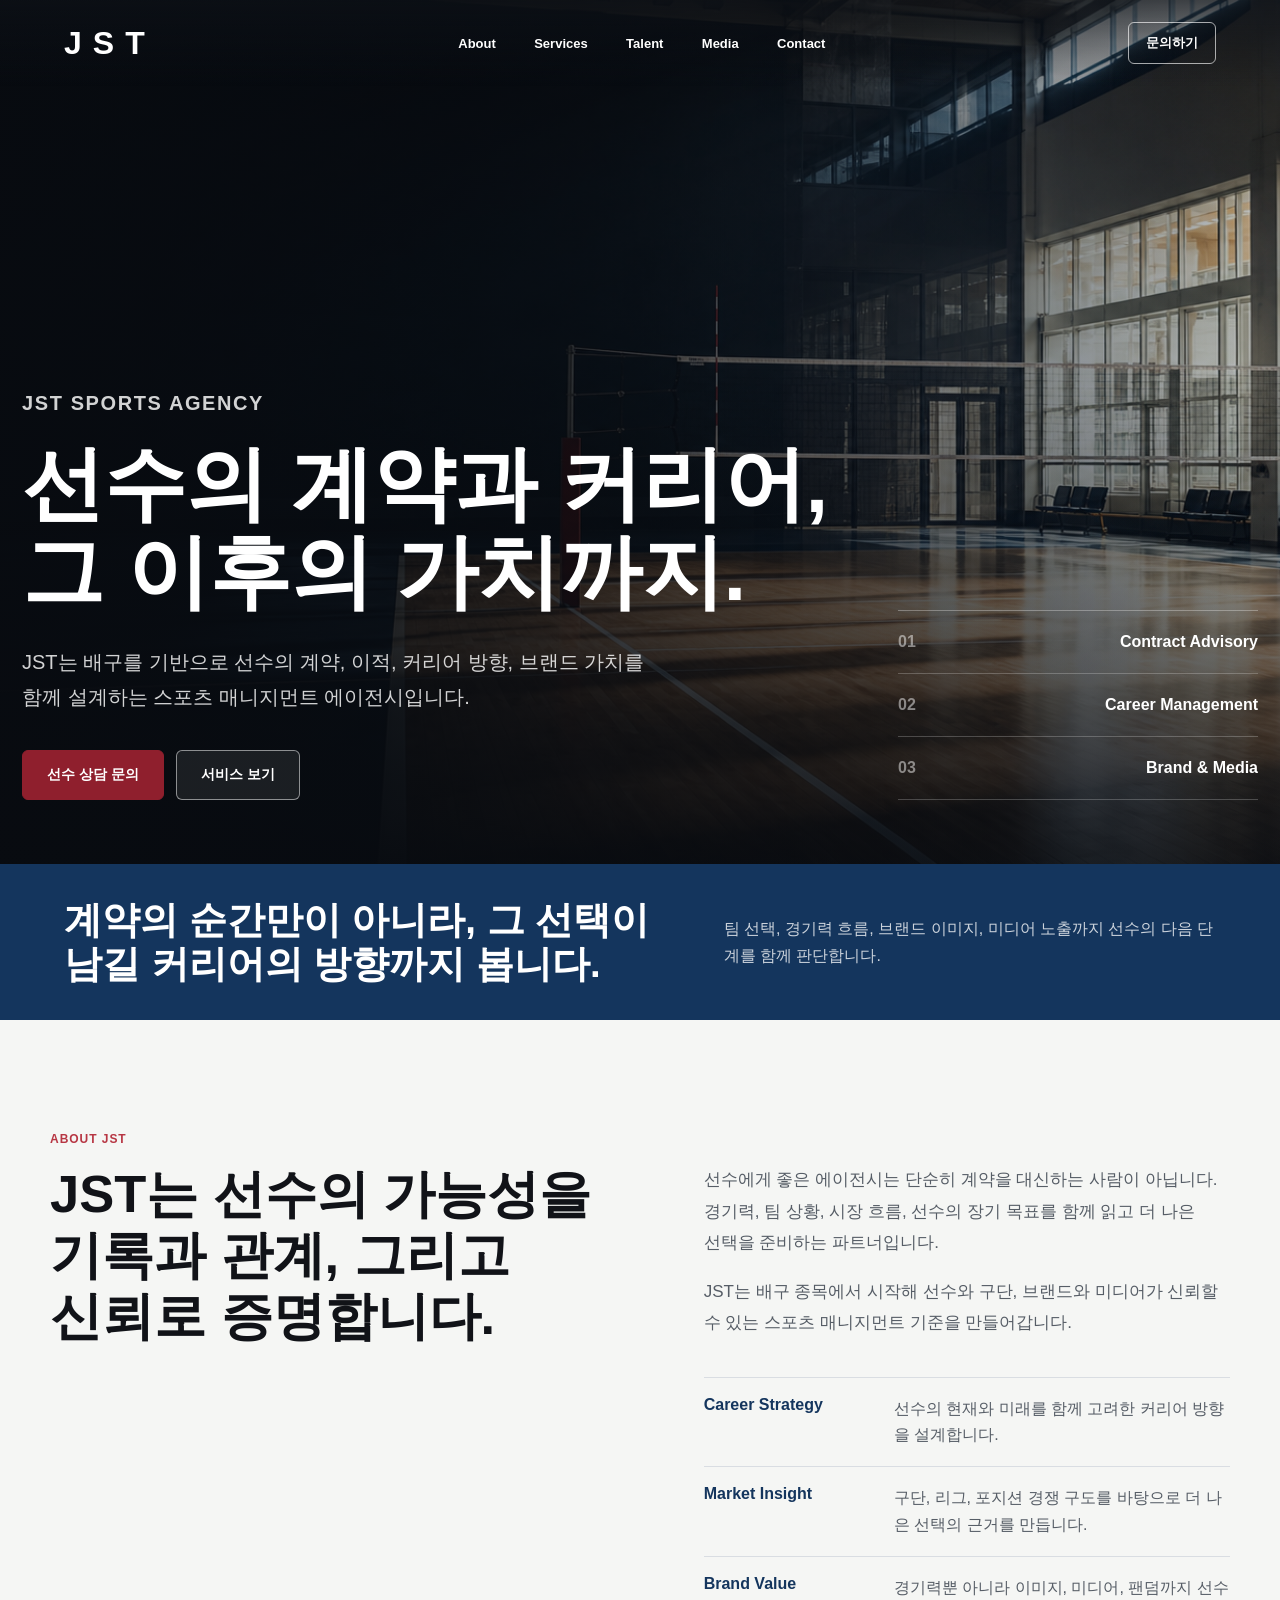
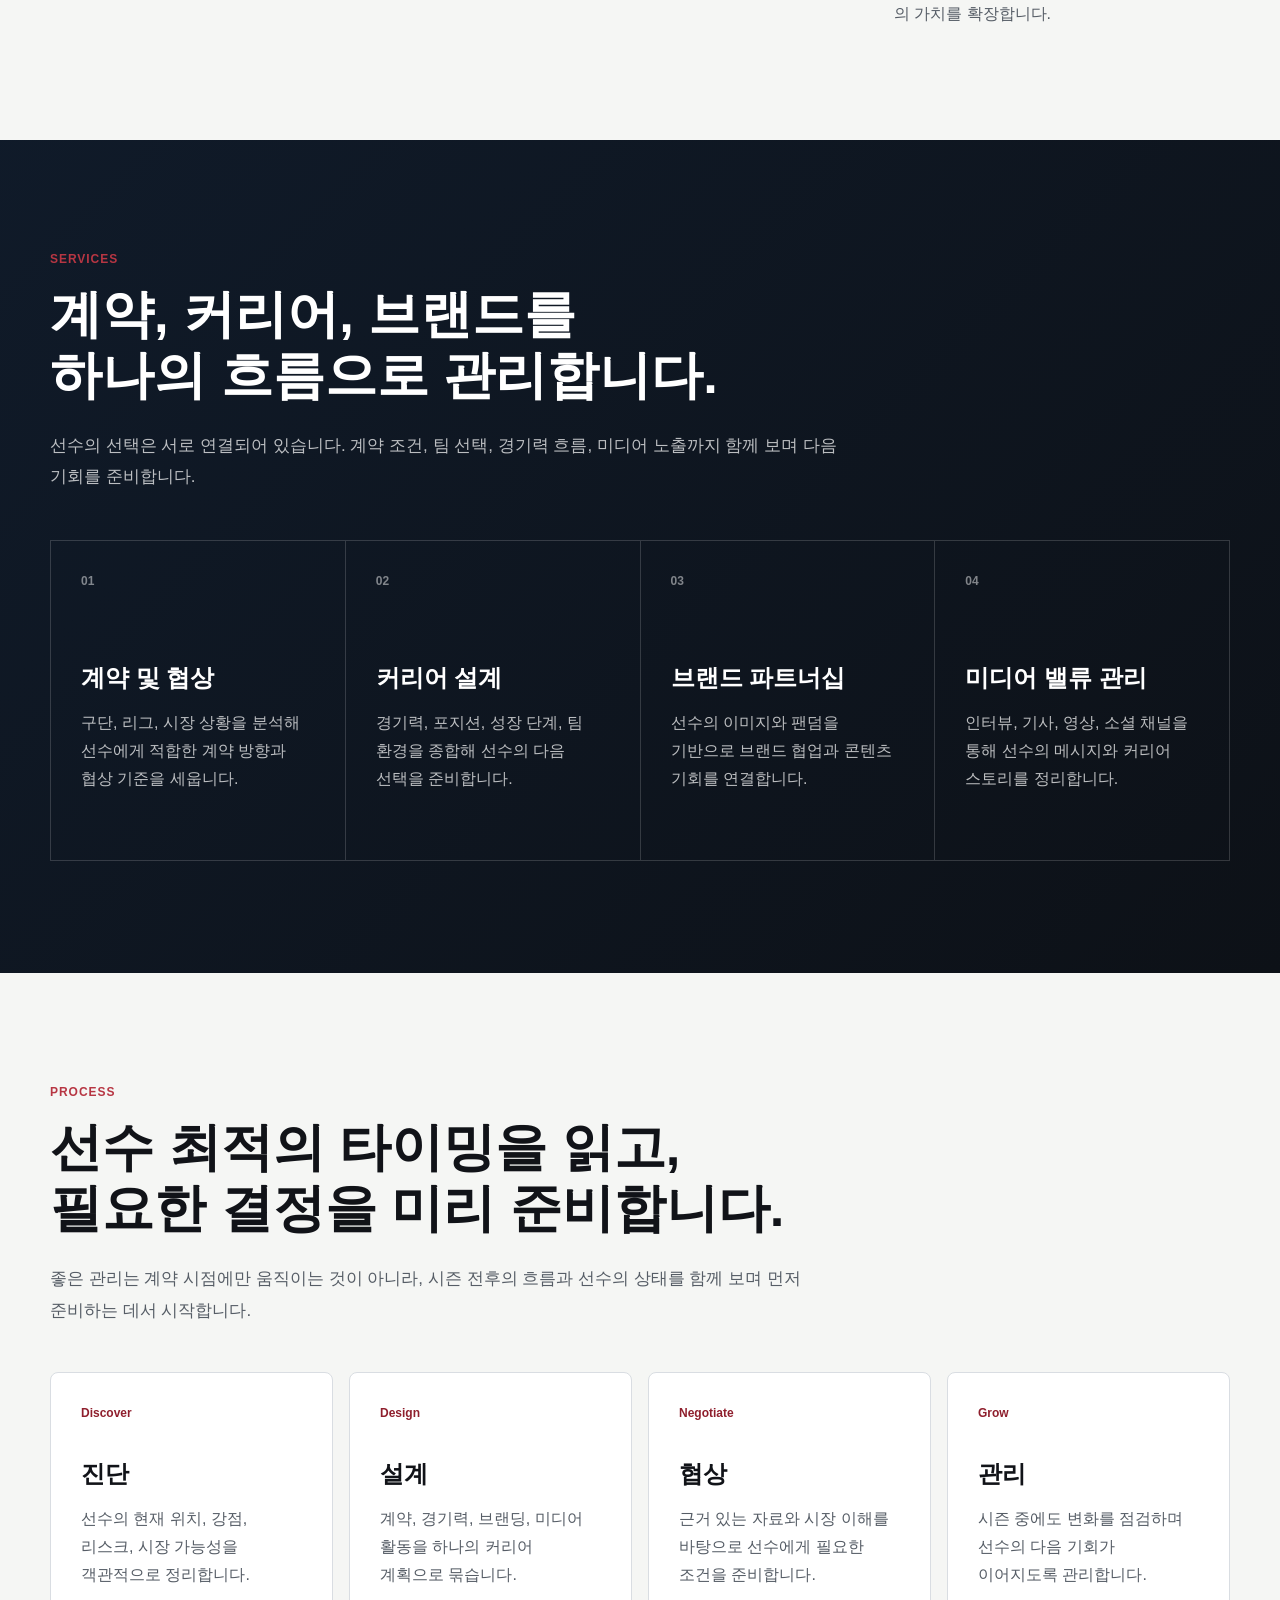
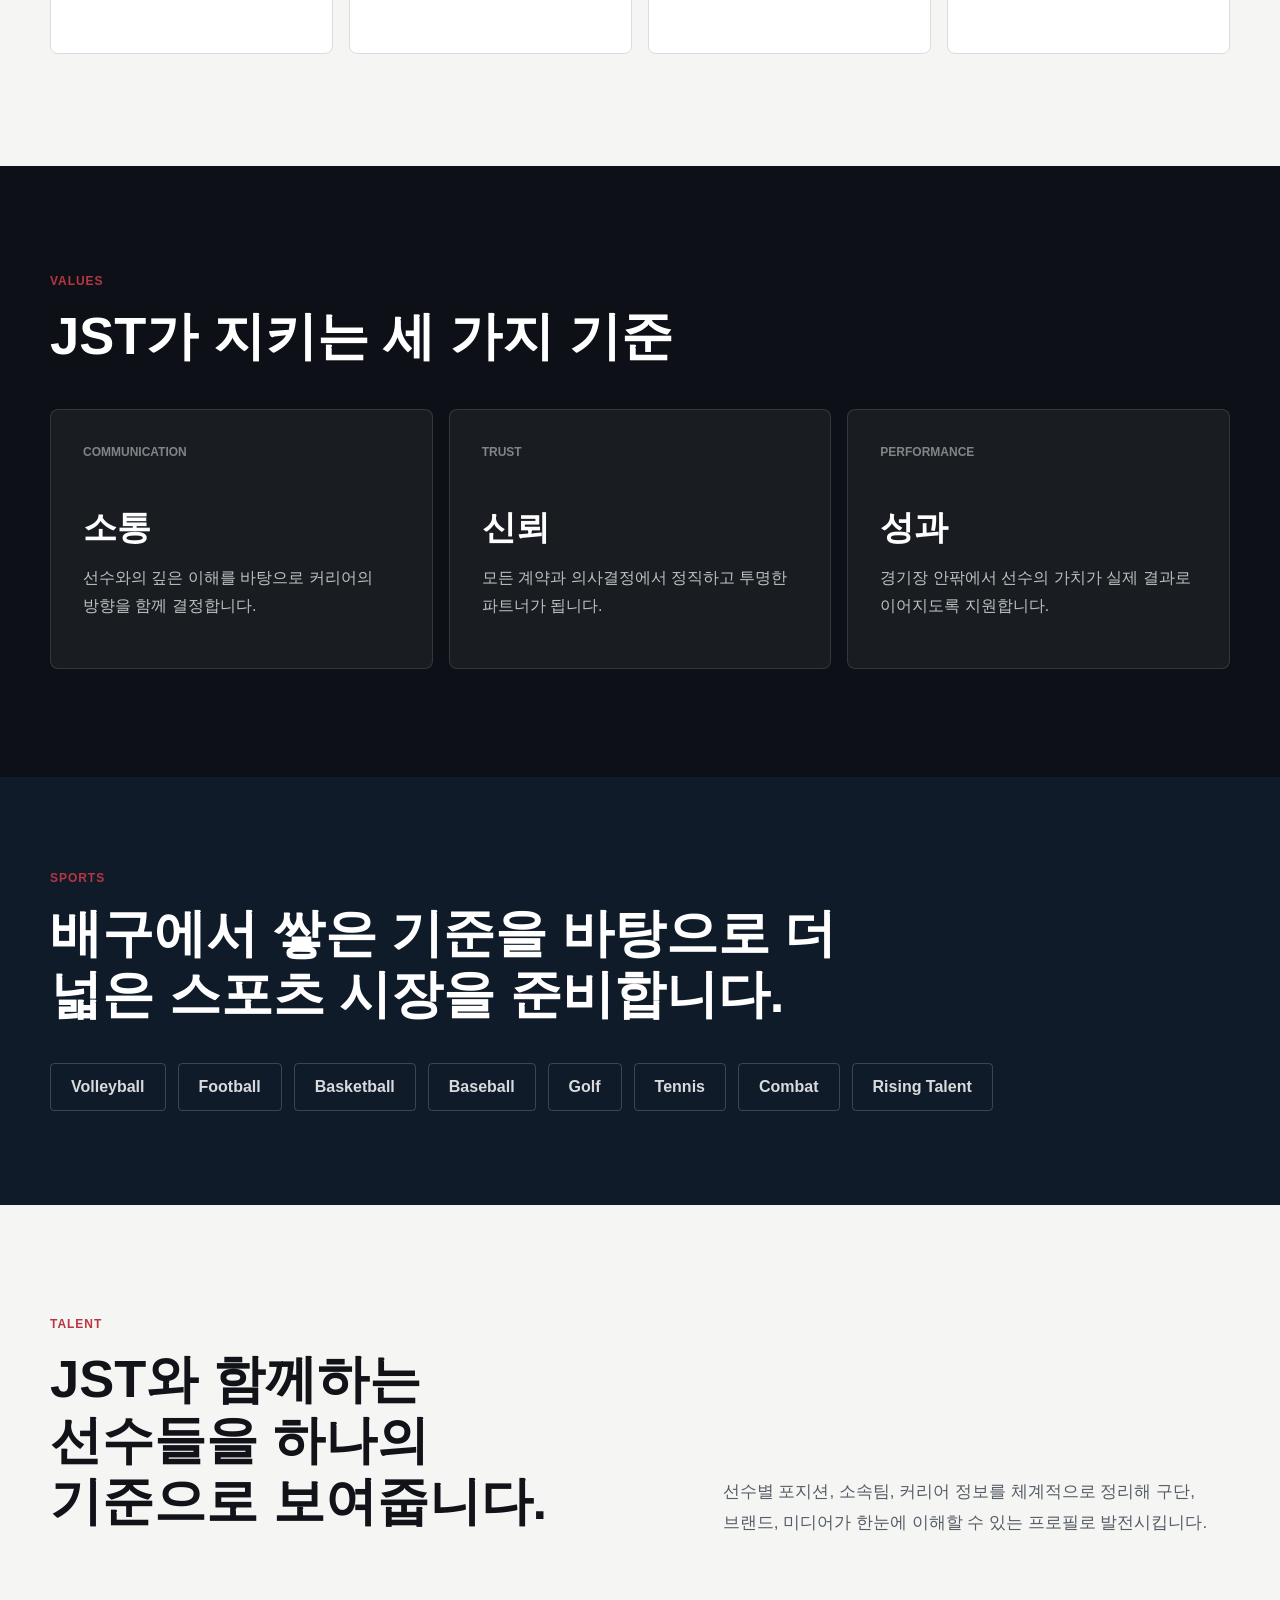
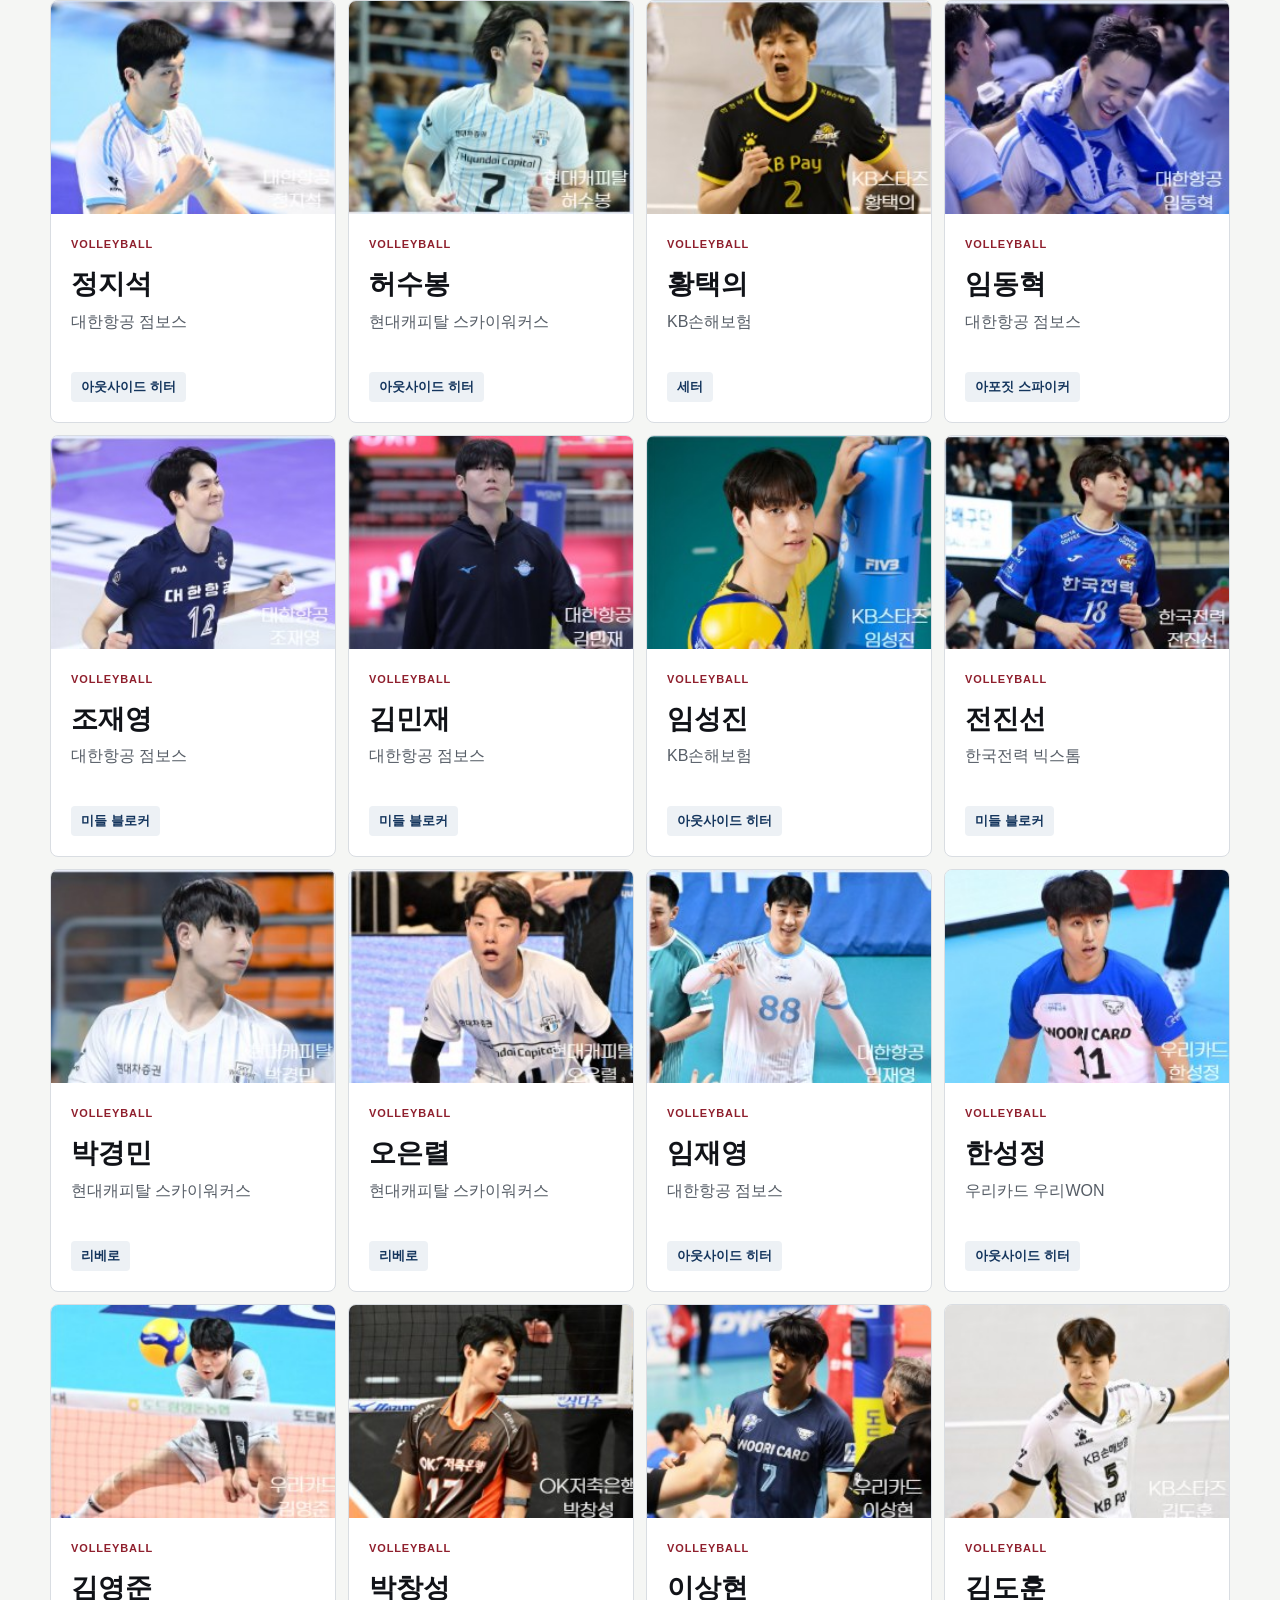
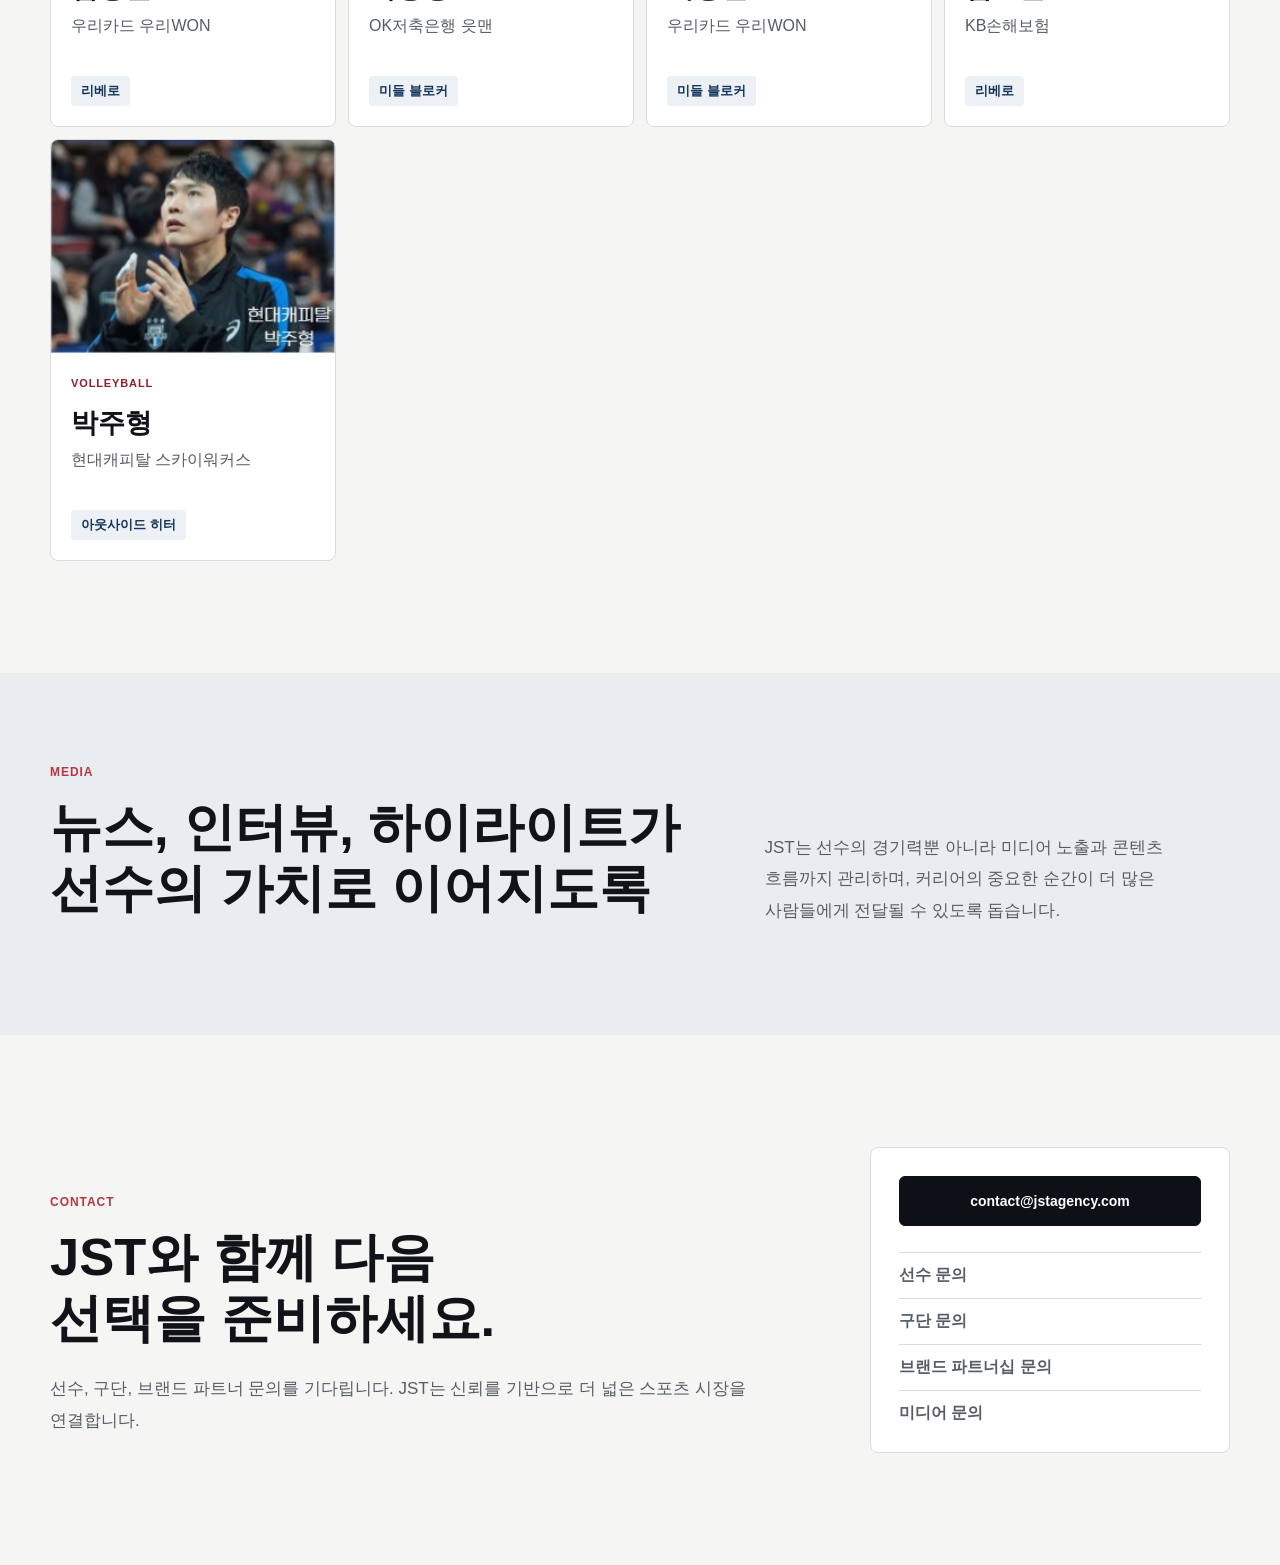
<file: netlify-dist-flat/index.html>
﻿<!doctype html>
<html lang="ko">
  <head>
    <meta charset="utf-8">
    <meta name="viewport" content="width=device-width, initial-scale=1">
    <meta name="description" content="JST는 배구를 기반으로 선수의 계약, 커리어, 브랜드 가치를 함께 설계하는 스포츠 매니지먼트 에이전시입니다.">
    <title>JST | Sports Agency</title>
    <link rel="stylesheet" href="styles.css">
  </head>
  <body>
    <header class="site-header">
      <a class="wordmark" href="#top" aria-label="JST home">JST</a>
      <nav class="site-nav" aria-label="Primary navigation">
        <a href="#about">About</a>
        <a href="#services">Services</a>
        <a href="#talent">Talent</a>
        <a href="#media">Media</a>
        <a href="#contact">Contact</a>
      </nav>
      <a class="header-cta" href="#contact">문의하기</a>
    </header>

    <main id="top">
      <section class="hero">
        <img src="img/jst-hero-court.png" alt="신뢰감 있는 스포츠 에이전시 분위기의 실내 배구 코트" class="hero-media">
        <div class="hero-overlay"></div>
        <div class="hero-grid">
          <div class="hero-copy">
            <p class="eyebrow">JST SPORTS AGENCY</p>
            <h1>선수의 계약과 커리어,<br>그 이후의 가치까지.</h1>
            <p>JST는 배구를 기반으로 선수의 계약, 이적, 커리어 방향, 브랜드 가치를 함께 설계하는 스포츠 매니지먼트 에이전시입니다.</p>
            <div class="hero-actions">
              <a class="button primary" href="#contact">선수 상담 문의</a>
              <a class="button secondary" href="#services">서비스 보기</a>
            </div>
          </div>
          <aside class="hero-index" aria-label="JST focus areas">
            <div><span>01</span><strong>Contract Advisory</strong></div>
            <div><span>02</span><strong>Career Management</strong></div>
            <div><span>03</span><strong>Brand & Media</strong></div>
          </aside>
        </div>
      </section>

      <section class="statement">
        <p>계약의 순간만이 아니라, 그 선택이 남길 커리어의 방향까지 봅니다.</p>
        <span>팀 선택, 경기력 흐름, 브랜드 이미지, 미디어 노출까지 선수의 다음 단계를 함께 판단합니다.</span>
      </section>

      <section class="section about" id="about">
        <div class="section-label">About JST</div>
        <div class="split">
          <h2>JST는 선수의 가능성을 기록과 관계, 그리고 신뢰로 증명합니다.</h2>
          <div class="text-stack">
            <p>선수에게 좋은 에이전시는 단순히 계약을 대신하는 사람이 아닙니다. 경기력, 팀 상황, 시장 흐름, 선수의 장기 목표를 함께 읽고 더 나은 선택을 준비하는 파트너입니다.</p>
            <p>JST는 배구 종목에서 시작해 선수와 구단, 브랜드와 미디어가 신뢰할 수 있는 스포츠 매니지먼트 기준을 만들어갑니다.</p>
            <dl class="proof-points">
              <div>
                <dt>Career Strategy</dt>
                <dd>선수의 현재와 미래를 함께 고려한 커리어 방향을 설계합니다.</dd>
              </div>
              <div>
                <dt>Market Insight</dt>
                <dd>구단, 리그, 포지션 경쟁 구도를 바탕으로 더 나은 선택의 근거를 만듭니다.</dd>
              </div>
              <div>
                <dt>Brand Value</dt>
                <dd>경기력뿐 아니라 이미지, 미디어, 팬덤까지 선수의 가치를 확장합니다.</dd>
              </div>
            </dl>
          </div>
        </div>
      </section>

      <section class="platform" id="services">
        <div class="section platform-inner">
          <div class="section-intro">
            <div class="section-label">Services</div>
            <h2>계약, 커리어, 브랜드를<br>하나의 흐름으로 관리합니다.</h2>
            <p>선수의 선택은 서로 연결되어 있습니다. 계약 조건, 팀 선택, 경기력 흐름, 미디어 노출까지 함께 보며 다음 기회를 준비합니다.</p>
          </div>
          <div class="platform-grid">
            <article>
              <span>01</span>
              <h3>계약 및 협상</h3>
              <p>구단, 리그, 시장 상황을 분석해 선수에게 적합한 계약 방향과 협상 기준을 세웁니다.</p>
            </article>
            <article>
              <span>02</span>
              <h3>커리어 설계</h3>
              <p>경기력, 포지션, 성장 단계, 팀 환경을 종합해 선수의 다음 선택을 준비합니다.</p>
            </article>
            <article>
              <span>03</span>
              <h3>브랜드 파트너십</h3>
              <p>선수의 이미지와 팬덤을 기반으로 브랜드 협업과 콘텐츠 기회를 연결합니다.</p>
            </article>
            <article>
              <span>04</span>
              <h3>미디어 밸류 관리</h3>
              <p>인터뷰, 기사, 영상, 소셜 채널을 통해 선수의 메시지와 커리어 스토리를 정리합니다.</p>
            </article>
          </div>
        </div>
      </section>

      <section class="section services">
        <div class="section-intro">
          <div class="section-label">Process</div>
          <h2>선수 최적의 타이밍을 읽고,<br>필요한 결정을 미리 준비합니다.</h2>
          <p>좋은 관리는 계약 시점에만 움직이는 것이 아니라, 시즌 전후의 흐름과 선수의 상태를 함께 보며 먼저 준비하는 데서 시작합니다.</p>
        </div>
        <div class="service-grid">
          <article><span>Discover</span><h3>진단</h3><p>선수의 현재 위치, 강점, 리스크, 시장 가능성을 객관적으로 정리합니다.</p></article>
          <article><span>Design</span><h3>설계</h3><p>계약, 경기력, 브랜딩, 미디어 활동을 하나의 커리어 계획으로 묶습니다.</p></article>
          <article><span>Negotiate</span><h3>협상</h3><p>근거 있는 자료와 시장 이해를 바탕으로 선수에게 필요한 조건을 준비합니다.</p></article>
          <article><span>Grow</span><h3>관리</h3><p>시즌 중에도 변화를 점검하며 선수의 다음 기회가 이어지도록 관리합니다.</p></article>
        </div>
      </section>

      <section class="values">
        <div class="section values-inner">
          <div class="section-label">Values</div>
          <h2>JST가 지키는 세 가지 기준</h2>
          <div class="value-grid">
            <article><span>Communication</span><h3>소통</h3><p>선수와의 깊은 이해를 바탕으로 커리어의 방향을 함께 결정합니다.</p></article>
            <article><span>Trust</span><h3>신뢰</h3><p>모든 계약과 의사결정에서 정직하고 투명한 파트너가 됩니다.</p></article>
            <article><span>Performance</span><h3>성과</h3><p>경기장 안팎에서 선수의 가치가 실제 결과로 이어지도록 지원합니다.</p></article>
          </div>
        </div>
      </section>

      <section class="sports-map">
        <div class="section sports-inner">
          <div class="section-label">Sports</div>
          <h2>배구에서 쌓은 기준을 바탕으로 더 넓은 스포츠 시장을 준비합니다.</h2>
          <div class="sports-list">
            <span>Volleyball</span>
            <span>Football</span>
            <span>Basketball</span>
            <span>Baseball</span>
            <span>Golf</span>
            <span>Tennis</span>
            <span>Combat</span>
            <span>Rising Talent</span>
          </div>
        </div>
      </section>

      <section class="section talent" id="talent">
        <div class="section-label">Talent</div>
        <div class="talent-header">
          <h2>JST와 함께하는 선수들을 하나의 기준으로 보여줍니다.</h2>
          <p>선수별 포지션, 소속팀, 커리어 정보를 체계적으로 정리해 구단, 브랜드, 미디어가 한눈에 이해할 수 있는 프로필로 발전시킵니다.</p>
        </div>
        <div class="roster-grid" aria-label="JST talent roster">
          <a class="player-card" href="player.html?id=jung-jiseok"><img src="img/jung-jiseok.jpg" alt="정지석 선수"><div class="player-info"><span class="player-sport">Volleyball</span><h3>정지석</h3><p>대한항공 점보스</p><strong>아웃사이드 히터</strong></div></a>
          <a class="player-card" href="player.html?id=heo-subong"><img src="img/heo-subong.jpg" alt="허수봉 선수"><div class="player-info"><span class="player-sport">Volleyball</span><h3>허수봉</h3><p>현대캐피탈 스카이워커스</p><strong>아웃사이드 히터</strong></div></a>
          <a class="player-card" href="player.html?id=hwang-taegui"><img src="img/hwang-taegui.jpg" alt="황택의 선수"><div class="player-info"><span class="player-sport">Volleyball</span><h3>황택의</h3><p>KB손해보험</p><strong>세터</strong></div></a>
          <a class="player-card" href="player.html?id=lim-donghyeok"><img src="img/lim-donghyeok.jpg" alt="임동혁 선수"><div class="player-info"><span class="player-sport">Volleyball</span><h3>임동혁</h3><p>대한항공 점보스</p><strong>아포짓 스파이커</strong></div></a>
          <a class="player-card" href="player.html?id=cho-jaeyoung"><img src="img/cho-jaeyoung.jpg" alt="조재영 선수"><div class="player-info"><span class="player-sport">Volleyball</span><h3>조재영</h3><p>대한항공 점보스</p><strong>미들 블로커</strong></div></a>
          <a class="player-card" href="player.html?id=kim-minjae"><img src="img/kim-minjae.jpg" alt="김민재 선수"><div class="player-info"><span class="player-sport">Volleyball</span><h3>김민재</h3><p>대한항공 점보스</p><strong>미들 블로커</strong></div></a>
          <a class="player-card" href="player.html?id=lim-sungjin"><img src="img/lim-sungjin.jpg" alt="임성진 선수"><div class="player-info"><span class="player-sport">Volleyball</span><h3>임성진</h3><p>KB손해보험</p><strong>아웃사이드 히터</strong></div></a>
          <a class="player-card" href="player.html?id=jeon-jinseon"><img src="img/jeon-jinseon.jpg" alt="전진선 선수"><div class="player-info"><span class="player-sport">Volleyball</span><h3>전진선</h3><p>한국전력 빅스톰</p><strong>미들 블로커</strong></div></a>
          <a class="player-card" href="player.html?id=park-gyeongmin"><img src="img/park-gyeongmin.jpg" alt="박경민 선수"><div class="player-info"><span class="player-sport">Volleyball</span><h3>박경민</h3><p>현대캐피탈 스카이워커스</p><strong>리베로</strong></div></a>
          <a class="player-card" href="player.html?id=oh-eunryeol"><img src="img/oh-eunryeol.jpg" alt="오은렬 선수"><div class="player-info"><span class="player-sport">Volleyball</span><h3>오은렬</h3><p>현대캐피탈 스카이워커스</p><strong>리베로</strong></div></a>
          <a class="player-card" href="player.html?id=lim-jaeyoung"><img src="img/lim-jaeyoung.jpg" alt="임재영 선수"><div class="player-info"><span class="player-sport">Volleyball</span><h3>임재영</h3><p>대한항공 점보스</p><strong>아웃사이드 히터</strong></div></a>
          <a class="player-card" href="player.html?id=han-sungjeong"><img src="img/han-sungjeong.jpg" alt="한성정 선수"><div class="player-info"><span class="player-sport">Volleyball</span><h3>한성정</h3><p>우리카드 우리WON</p><strong>아웃사이드 히터</strong></div></a>
          <a class="player-card" href="player.html?id=kim-youngjun"><img src="img/kim-youngjun.jpg" alt="김영준 선수"><div class="player-info"><span class="player-sport">Volleyball</span><h3>김영준</h3><p>우리카드 우리WON</p><strong>리베로</strong></div></a>
          <a class="player-card" href="player.html?id=park-changseong"><img src="img/park-changseong.jpg" alt="박창성 선수"><div class="player-info"><span class="player-sport">Volleyball</span><h3>박창성</h3><p>OK저축은행 읏맨</p><strong>미들 블로커</strong></div></a>
          <a class="player-card" href="player.html?id=lee-sanghyeon"><img src="img/lee-sanghyeon.jpg" alt="이상현 선수"><div class="player-info"><span class="player-sport">Volleyball</span><h3>이상현</h3><p>우리카드 우리WON</p><strong>미들 블로커</strong></div></a>
          <a class="player-card" href="player.html?id=kim-dohun"><img src="img/kim-dohun.jpg" alt="김도훈 선수"><div class="player-info"><span class="player-sport">Volleyball</span><h3>김도훈</h3><p>KB손해보험</p><strong>리베로</strong></div></a>
          <a class="player-card" href="player.html?id=park-juhyeong"><img src="img/park-juhyeong.jpg" alt="박주형 선수"><div class="player-info"><span class="player-sport">Volleyball</span><h3>박주형</h3><p>현대캐피탈 스카이워커스</p><strong>아웃사이드 히터</strong></div></a>
        </div>
      </section>

      <section class="media" id="media">
        <div class="section media-inner">
          <div>
            <div class="section-label">Media</div>
            <h2>뉴스, 인터뷰, 하이라이트가 선수의 가치로 이어지도록</h2>
          </div>
          <p>JST는 선수의 경기력뿐 아니라 미디어 노출과 콘텐츠 흐름까지 관리하며, 커리어의 중요한 순간이 더 많은 사람들에게 전달될 수 있도록 돕습니다.</p>
        </div>
      </section>

      <section class="section contact" id="contact">
        <div>
          <div class="section-label">Contact</div>
          <h2>JST와 함께 다음 선택을 준비하세요.</h2>
          <p>선수, 구단, 브랜드 파트너 문의를 기다립니다. JST는 신뢰를 기반으로 더 넓은 스포츠 시장을 연결합니다.</p>
        </div>
        <div class="contact-card">
          <a class="button primary dark" href="mailto:contact@jstagency.com">contact@jstagency.com</a>
          <ul>
            <li>선수 문의</li>
            <li>구단 문의</li>
            <li>브랜드 파트너십 문의</li>
            <li>미디어 문의</li>
          </ul>
        </div>
      </section>
    </main>
  </body>
</html>
</file>
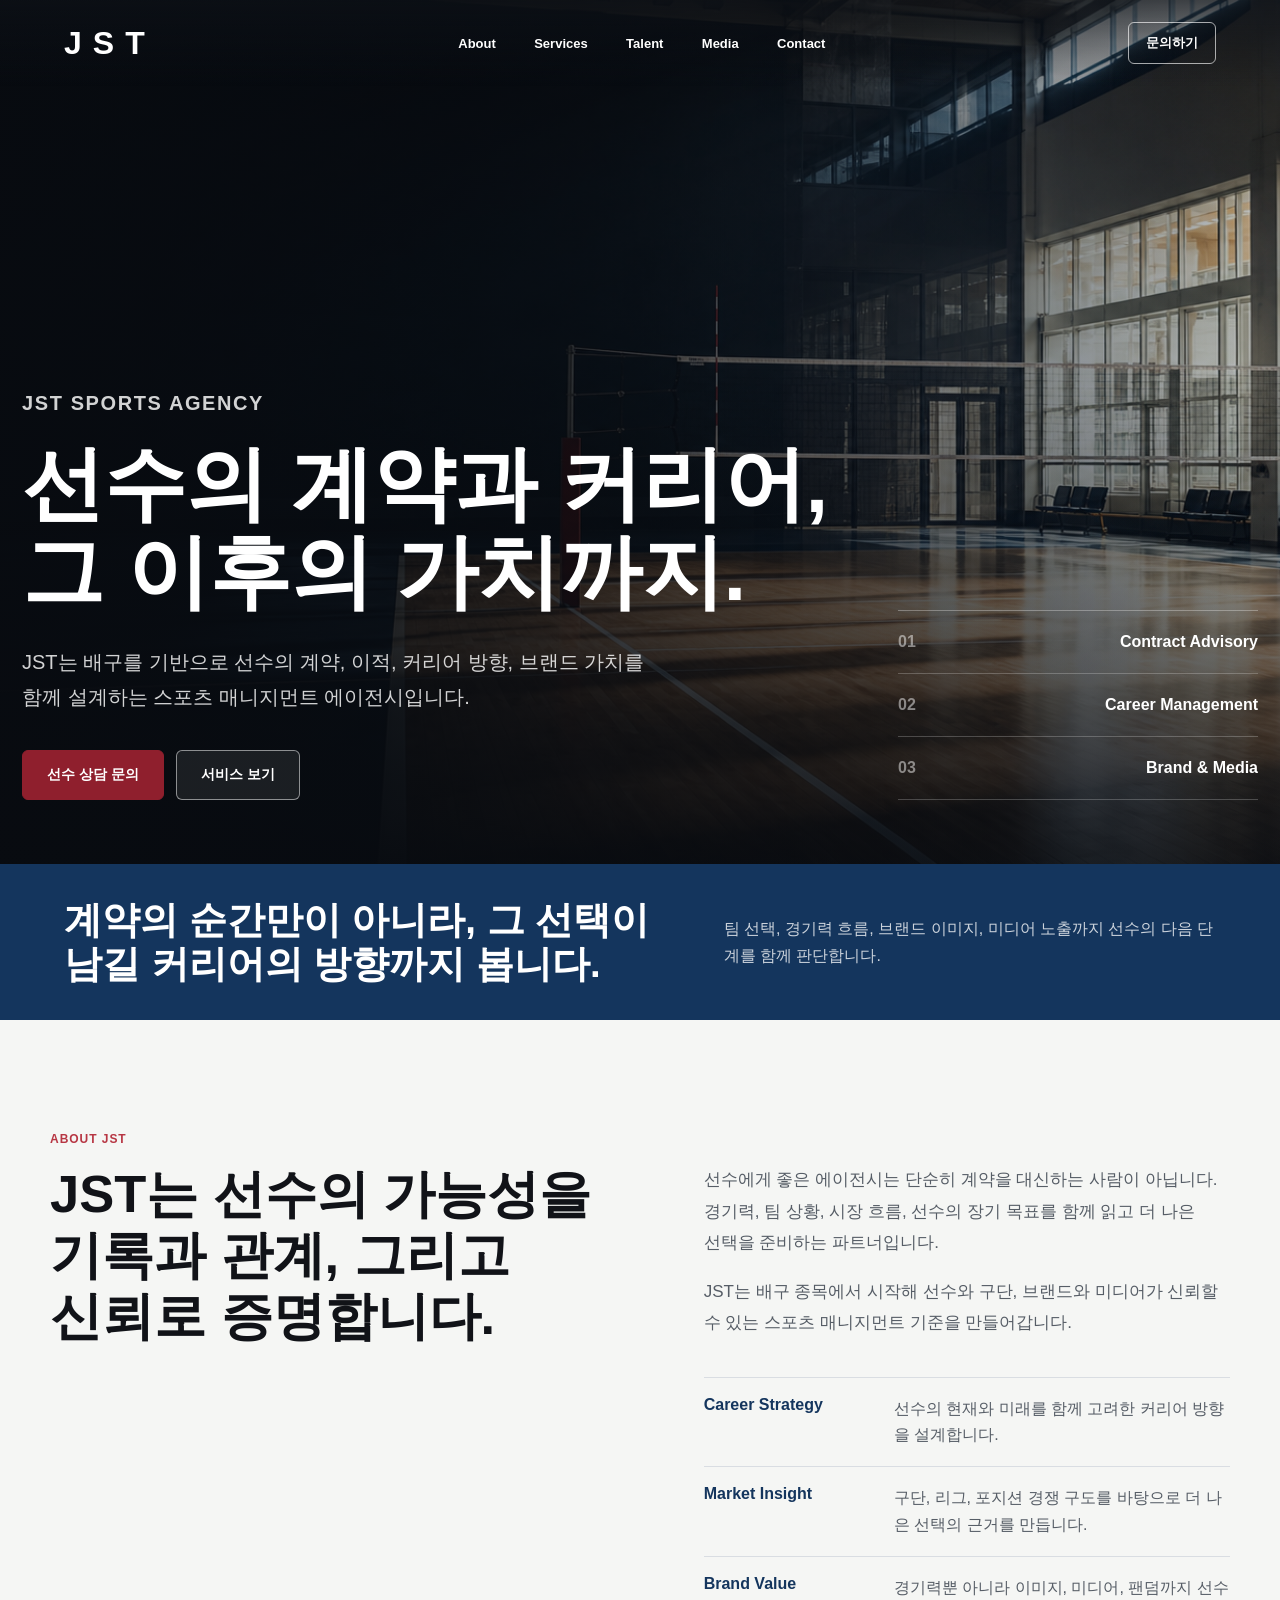
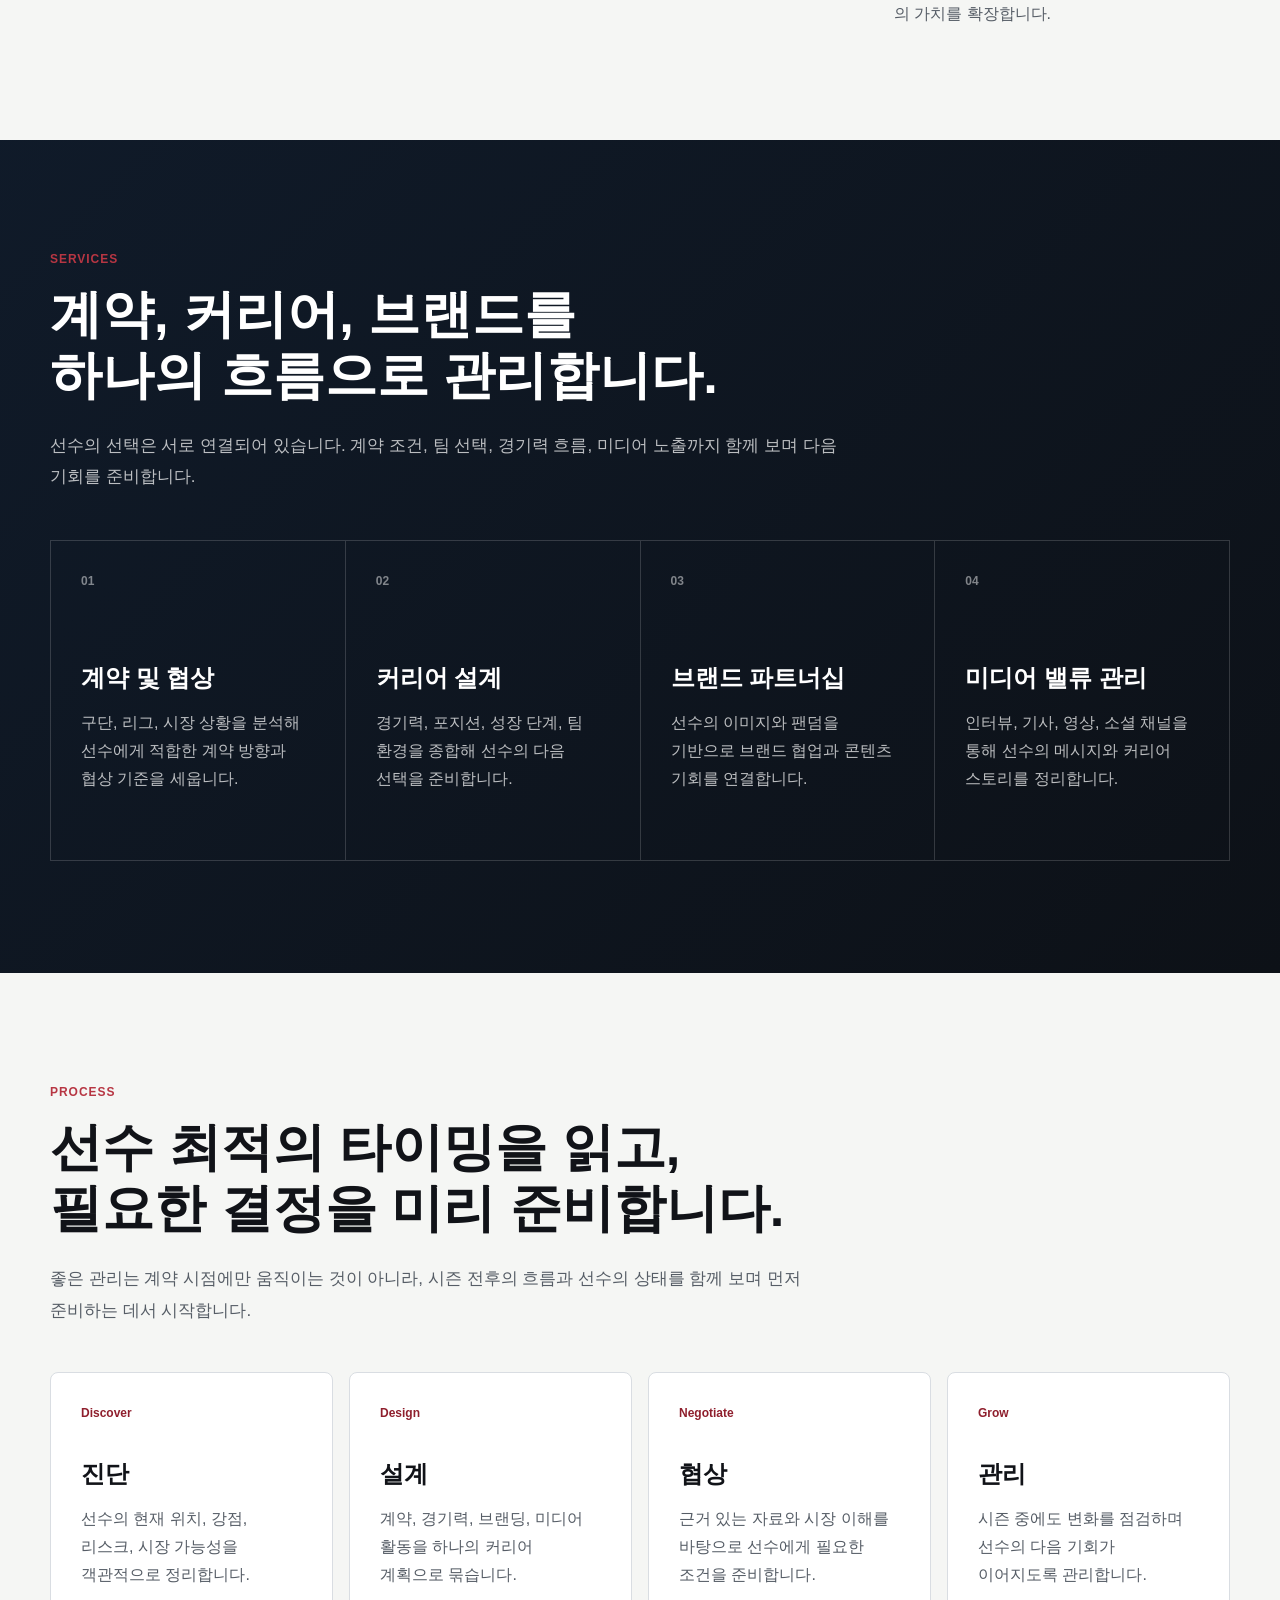
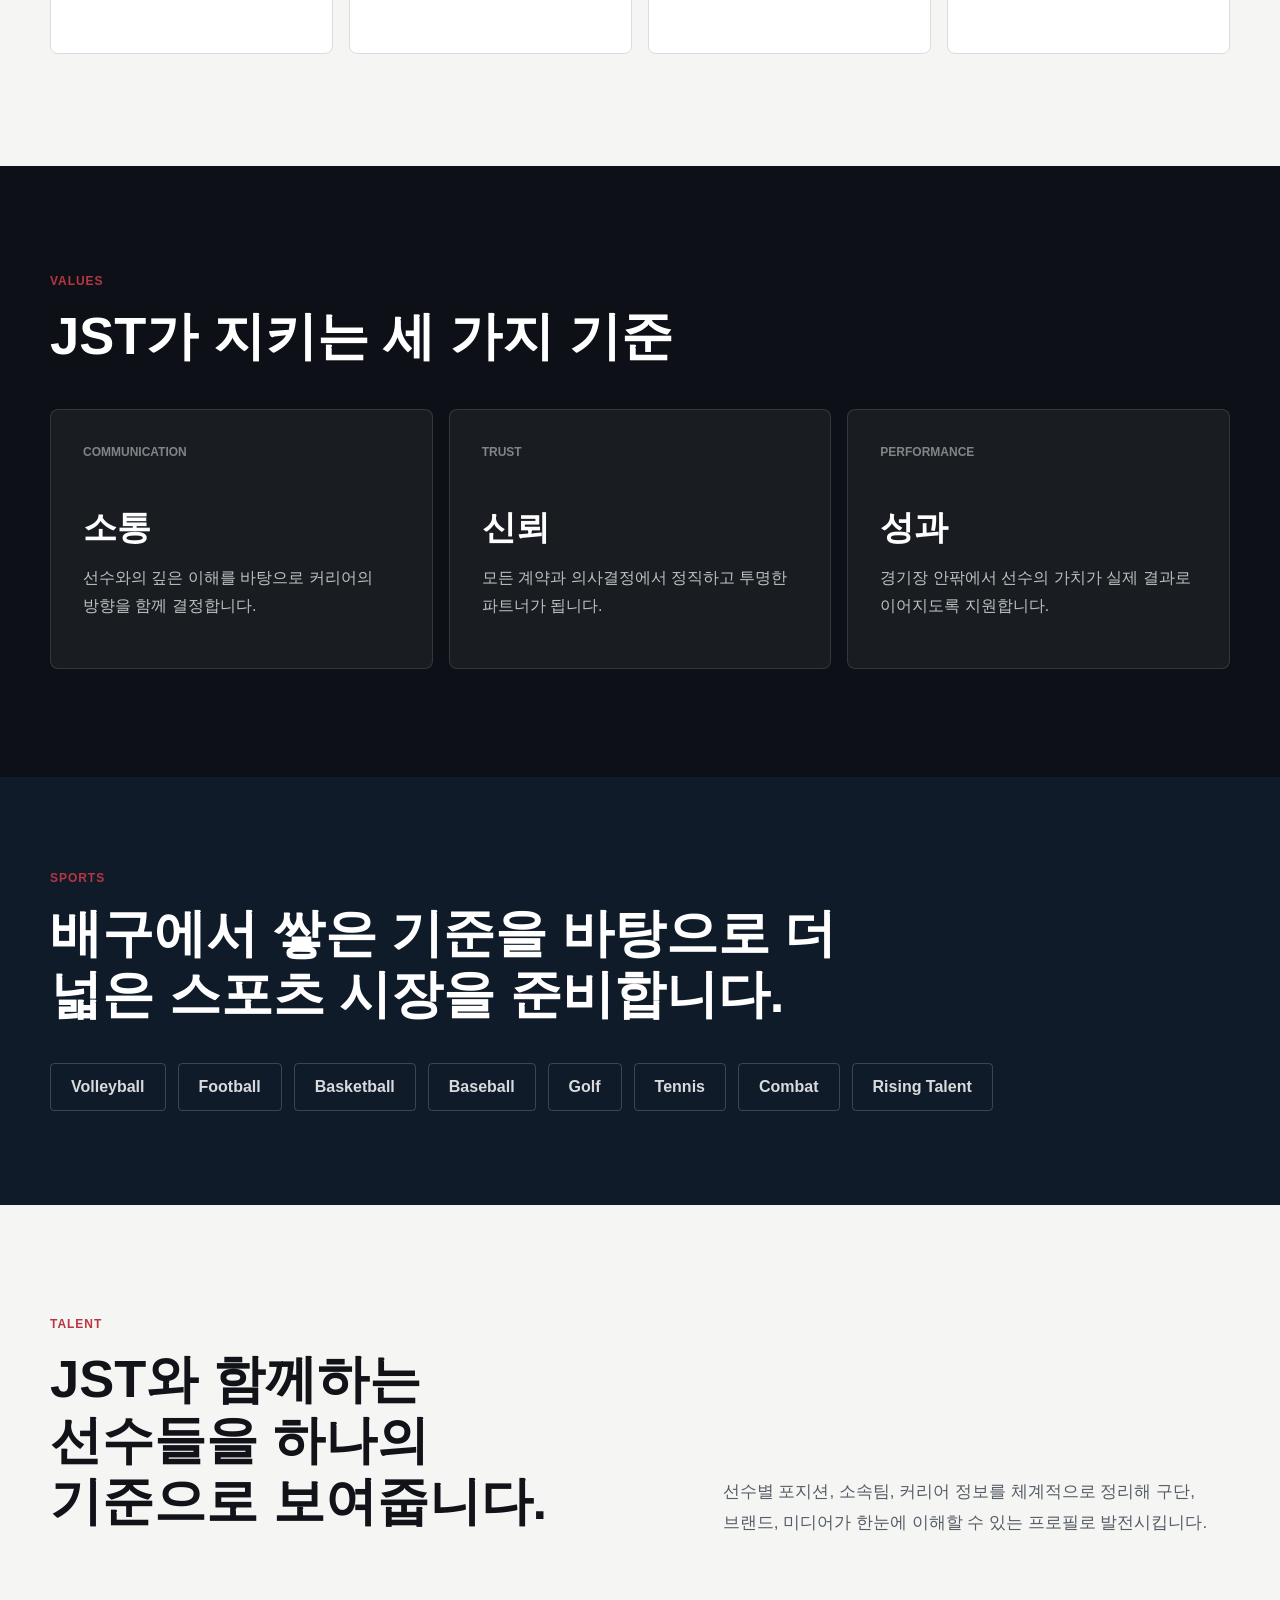
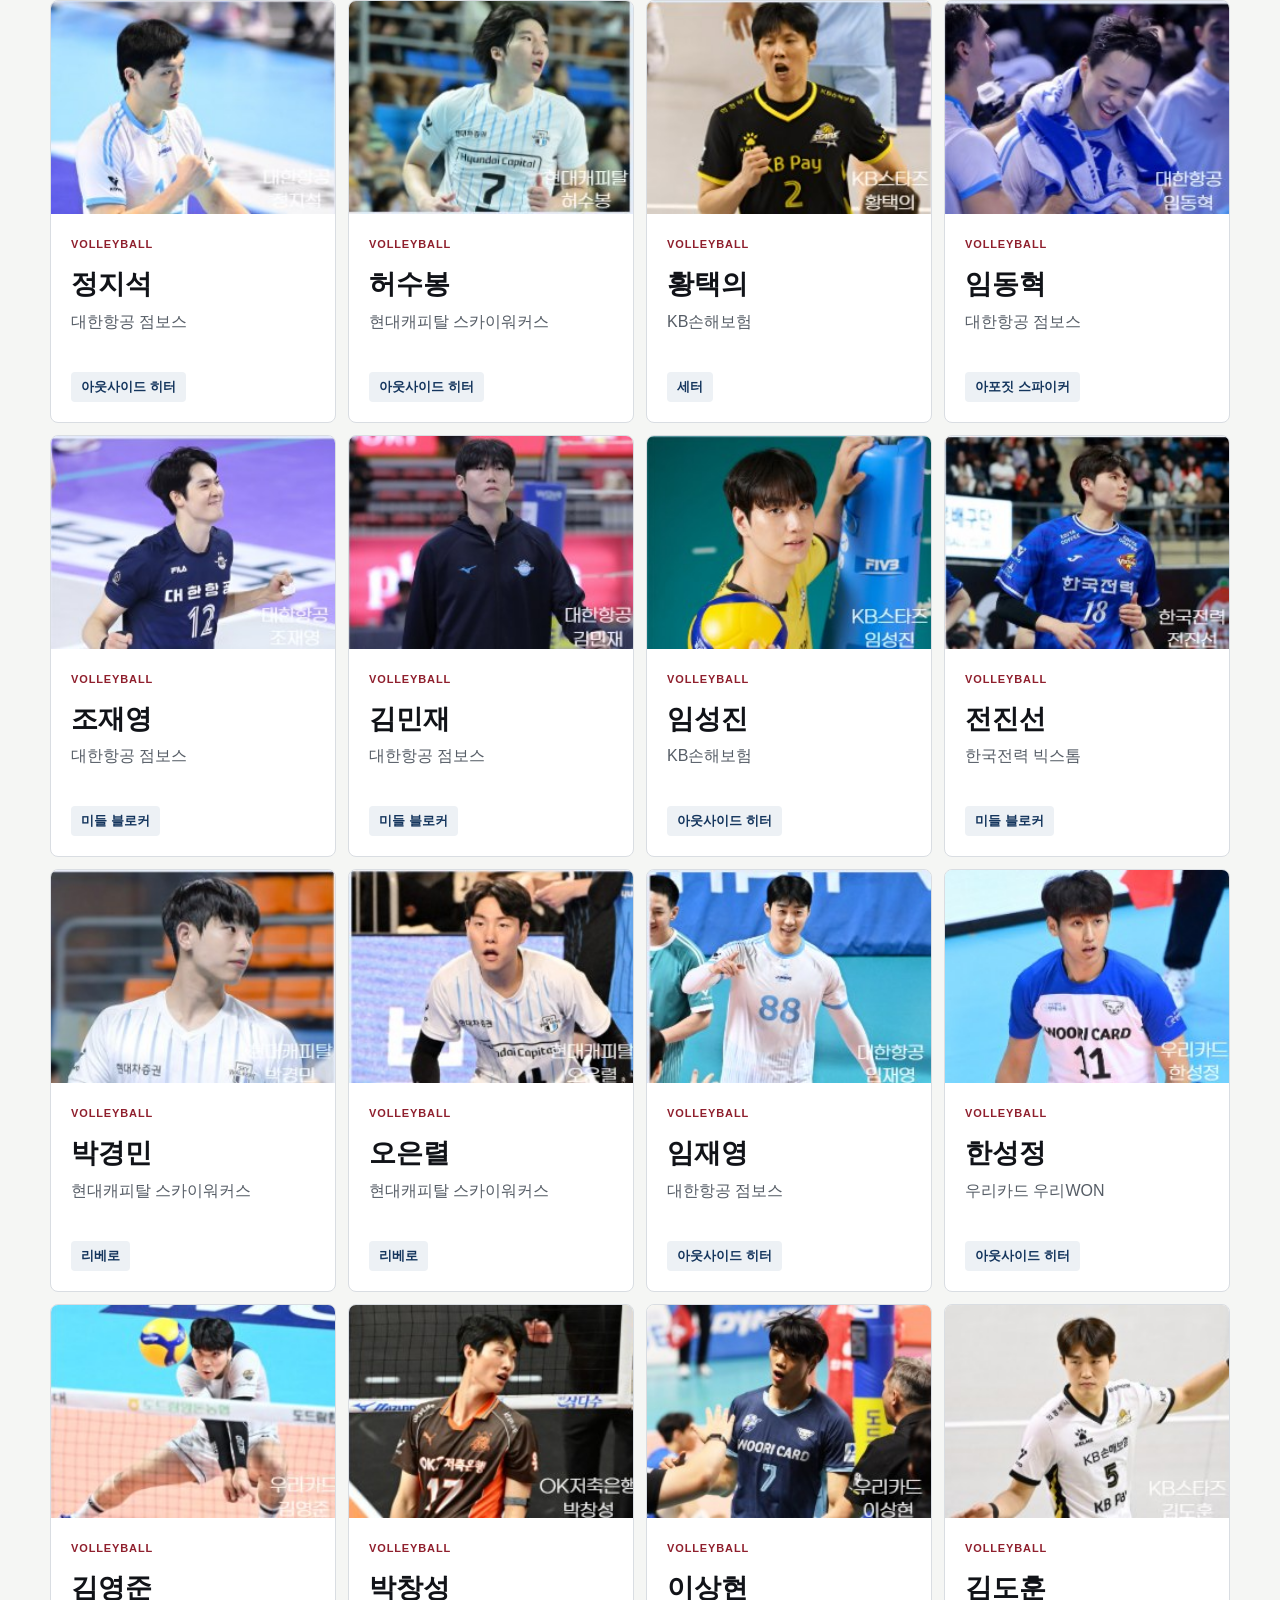
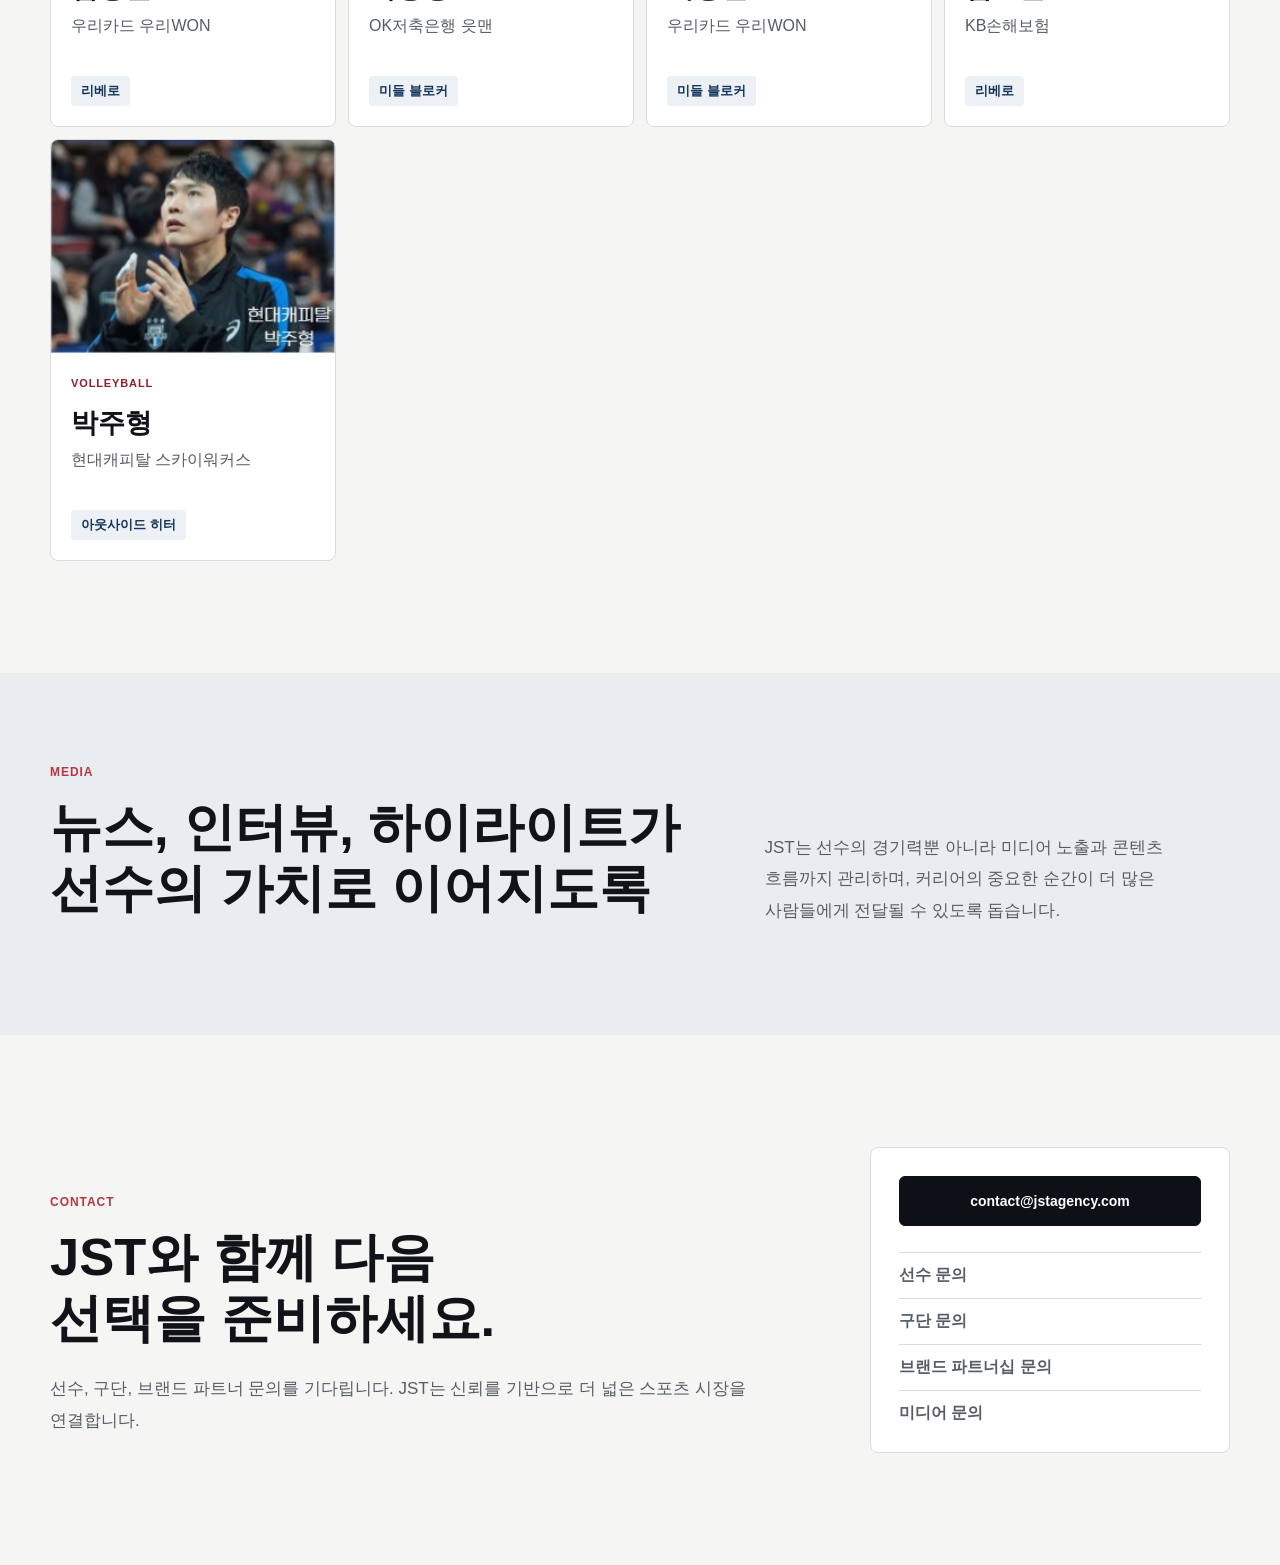
<file: netlify-dist-v2/index.html>
<!doctype html>
<html lang="ko">
  <head>
    <meta charset="utf-8">
    <meta name="viewport" content="width=device-width, initial-scale=1">
    <meta name="description" content="JST는 배구를 기반으로 선수의 계약, 커리어, 브랜드 가치를 함께 설계하는 스포츠 매니지먼트 에이전시입니다.">
    <title>JST | Sports Agency</title>
    <link rel="stylesheet" href="styles.css">
  </head>
  <body>
    <header class="site-header">
      <a class="wordmark" href="#top" aria-label="JST home">JST</a>
      <nav class="site-nav" aria-label="Primary navigation">
        <a href="#about">About</a>
        <a href="#services">Services</a>
        <a href="#talent">Talent</a>
        <a href="#media">Media</a>
        <a href="#contact">Contact</a>
      </nav>
      <a class="header-cta" href="#contact">문의하기</a>
    </header>

    <main id="top">
      <section class="hero">
        <img src="jst-hero-court.png" alt="신뢰감 있는 스포츠 에이전시 분위기의 실내 배구 코트" class="hero-media">
        <div class="hero-overlay"></div>
        <div class="hero-grid">
          <div class="hero-copy">
            <p class="eyebrow">JST SPORTS AGENCY</p>
            <h1>선수의 계약과 커리어,<br>그 이후의 가치까지.</h1>
            <p>JST는 배구를 기반으로 선수의 계약, 이적, 커리어 방향, 브랜드 가치를 함께 설계하는 스포츠 매니지먼트 에이전시입니다.</p>
            <div class="hero-actions">
              <a class="button primary" href="#contact">선수 상담 문의</a>
              <a class="button secondary" href="#services">서비스 보기</a>
            </div>
          </div>
          <aside class="hero-index" aria-label="JST focus areas">
            <div><span>01</span><strong>Contract Advisory</strong></div>
            <div><span>02</span><strong>Career Management</strong></div>
            <div><span>03</span><strong>Brand & Media</strong></div>
          </aside>
        </div>
      </section>

      <section class="statement">
        <p>계약의 순간만이 아니라, 그 선택이 남길 커리어의 방향까지 봅니다.</p>
        <span>팀 선택, 경기력 흐름, 브랜드 이미지, 미디어 노출까지 선수의 다음 단계를 함께 판단합니다.</span>
      </section>

      <section class="section about" id="about">
        <div class="section-label">About JST</div>
        <div class="split">
          <h2>JST는 선수의 가능성을 기록과 관계, 그리고 신뢰로 증명합니다.</h2>
          <div class="text-stack">
            <p>선수에게 좋은 에이전시는 단순히 계약을 대신하는 사람이 아닙니다. 경기력, 팀 상황, 시장 흐름, 선수의 장기 목표를 함께 읽고 더 나은 선택을 준비하는 파트너입니다.</p>
            <p>JST는 배구 종목에서 시작해 선수와 구단, 브랜드와 미디어가 신뢰할 수 있는 스포츠 매니지먼트 기준을 만들어갑니다.</p>
            <dl class="proof-points">
              <div>
                <dt>Career Strategy</dt>
                <dd>선수의 현재와 미래를 함께 고려한 커리어 방향을 설계합니다.</dd>
              </div>
              <div>
                <dt>Market Insight</dt>
                <dd>구단, 리그, 포지션 경쟁 구도를 바탕으로 더 나은 선택의 근거를 만듭니다.</dd>
              </div>
              <div>
                <dt>Brand Value</dt>
                <dd>경기력뿐 아니라 이미지, 미디어, 팬덤까지 선수의 가치를 확장합니다.</dd>
              </div>
            </dl>
          </div>
        </div>
      </section>

      <section class="platform" id="services">
        <div class="section platform-inner">
          <div class="section-intro">
            <div class="section-label">Services</div>
            <h2>계약, 커리어, 브랜드를<br>하나의 흐름으로 관리합니다.</h2>
            <p>선수의 선택은 서로 연결되어 있습니다. 계약 조건, 팀 선택, 경기력 흐름, 미디어 노출까지 함께 보며 다음 기회를 준비합니다.</p>
          </div>
          <div class="platform-grid">
            <article>
              <span>01</span>
              <h3>계약 및 협상</h3>
              <p>구단, 리그, 시장 상황을 분석해 선수에게 적합한 계약 방향과 협상 기준을 세웁니다.</p>
            </article>
            <article>
              <span>02</span>
              <h3>커리어 설계</h3>
              <p>경기력, 포지션, 성장 단계, 팀 환경을 종합해 선수의 다음 선택을 준비합니다.</p>
            </article>
            <article>
              <span>03</span>
              <h3>브랜드 파트너십</h3>
              <p>선수의 이미지와 팬덤을 기반으로 브랜드 협업과 콘텐츠 기회를 연결합니다.</p>
            </article>
            <article>
              <span>04</span>
              <h3>미디어 밸류 관리</h3>
              <p>인터뷰, 기사, 영상, 소셜 채널을 통해 선수의 메시지와 커리어 스토리를 정리합니다.</p>
            </article>
          </div>
        </div>
      </section>

      <section class="section services">
        <div class="section-intro">
          <div class="section-label">Process</div>
          <h2>선수 최적의 타이밍을 읽고,<br>필요한 결정을 미리 준비합니다.</h2>
          <p>좋은 관리는 계약 시점에만 움직이는 것이 아니라, 시즌 전후의 흐름과 선수의 상태를 함께 보며 먼저 준비하는 데서 시작합니다.</p>
        </div>
        <div class="service-grid">
          <article><span>Discover</span><h3>진단</h3><p>선수의 현재 위치, 강점, 리스크, 시장 가능성을 객관적으로 정리합니다.</p></article>
          <article><span>Design</span><h3>설계</h3><p>계약, 경기력, 브랜딩, 미디어 활동을 하나의 커리어 계획으로 묶습니다.</p></article>
          <article><span>Negotiate</span><h3>협상</h3><p>근거 있는 자료와 시장 이해를 바탕으로 선수에게 필요한 조건을 준비합니다.</p></article>
          <article><span>Grow</span><h3>관리</h3><p>시즌 중에도 변화를 점검하며 선수의 다음 기회가 이어지도록 관리합니다.</p></article>
        </div>
      </section>

      <section class="values">
        <div class="section values-inner">
          <div class="section-label">Values</div>
          <h2>JST가 지키는 세 가지 기준</h2>
          <div class="value-grid">
            <article><span>Communication</span><h3>소통</h3><p>선수와의 깊은 이해를 바탕으로 커리어의 방향을 함께 결정합니다.</p></article>
            <article><span>Trust</span><h3>신뢰</h3><p>모든 계약과 의사결정에서 정직하고 투명한 파트너가 됩니다.</p></article>
            <article><span>Performance</span><h3>성과</h3><p>경기장 안팎에서 선수의 가치가 실제 결과로 이어지도록 지원합니다.</p></article>
          </div>
        </div>
      </section>

      <section class="sports-map">
        <div class="section sports-inner">
          <div class="section-label">Sports</div>
          <h2>배구에서 쌓은 기준을 바탕으로 더 넓은 스포츠 시장을 준비합니다.</h2>
          <div class="sports-list">
            <span>Volleyball</span>
            <span>Football</span>
            <span>Basketball</span>
            <span>Baseball</span>
            <span>Golf</span>
            <span>Tennis</span>
            <span>Combat</span>
            <span>Rising Talent</span>
          </div>
        </div>
      </section>

      <section class="section talent" id="talent">
        <div class="section-label">Talent</div>
        <div class="talent-header">
          <h2>JST와 함께하는 선수들을 하나의 기준으로 보여줍니다.</h2>
          <p>선수별 포지션, 소속팀, 커리어 정보를 체계적으로 정리해 구단, 브랜드, 미디어가 한눈에 이해할 수 있는 프로필로 발전시킵니다.</p>
        </div>
        <div class="roster-grid" aria-label="JST talent roster">
          <a class="player-card" href="player.html?id=jung-jiseok"><img src="players/jung-jiseok.jpg" alt="정지석 선수"><div class="player-info"><span class="player-sport">Volleyball</span><h3>정지석</h3><p>대한항공 점보스</p><strong>아웃사이드 히터</strong></div></a>
          <a class="player-card" href="player.html?id=heo-subong"><img src="players/heo-subong.jpg" alt="허수봉 선수"><div class="player-info"><span class="player-sport">Volleyball</span><h3>허수봉</h3><p>현대캐피탈 스카이워커스</p><strong>아웃사이드 히터</strong></div></a>
          <a class="player-card" href="player.html?id=hwang-taegui"><img src="players/hwang-taegui.jpg" alt="황택의 선수"><div class="player-info"><span class="player-sport">Volleyball</span><h3>황택의</h3><p>KB손해보험</p><strong>세터</strong></div></a>
          <a class="player-card" href="player.html?id=lim-donghyeok"><img src="players/lim-donghyeok.jpg" alt="임동혁 선수"><div class="player-info"><span class="player-sport">Volleyball</span><h3>임동혁</h3><p>대한항공 점보스</p><strong>아포짓 스파이커</strong></div></a>
          <a class="player-card" href="player.html?id=cho-jaeyoung"><img src="players/cho-jaeyoung.jpg" alt="조재영 선수"><div class="player-info"><span class="player-sport">Volleyball</span><h3>조재영</h3><p>대한항공 점보스</p><strong>미들 블로커</strong></div></a>
          <a class="player-card" href="player.html?id=kim-minjae"><img src="players/kim-minjae.jpg" alt="김민재 선수"><div class="player-info"><span class="player-sport">Volleyball</span><h3>김민재</h3><p>대한항공 점보스</p><strong>미들 블로커</strong></div></a>
          <a class="player-card" href="player.html?id=lim-sungjin"><img src="players/lim-sungjin.jpg" alt="임성진 선수"><div class="player-info"><span class="player-sport">Volleyball</span><h3>임성진</h3><p>KB손해보험</p><strong>아웃사이드 히터</strong></div></a>
          <a class="player-card" href="player.html?id=jeon-jinseon"><img src="players/jeon-jinseon.jpg" alt="전진선 선수"><div class="player-info"><span class="player-sport">Volleyball</span><h3>전진선</h3><p>한국전력 빅스톰</p><strong>미들 블로커</strong></div></a>
          <a class="player-card" href="player.html?id=park-gyeongmin"><img src="players/park-gyeongmin.jpg" alt="박경민 선수"><div class="player-info"><span class="player-sport">Volleyball</span><h3>박경민</h3><p>현대캐피탈 스카이워커스</p><strong>리베로</strong></div></a>
          <a class="player-card" href="player.html?id=oh-eunryeol"><img src="players/oh-eunryeol.jpg" alt="오은렬 선수"><div class="player-info"><span class="player-sport">Volleyball</span><h3>오은렬</h3><p>현대캐피탈 스카이워커스</p><strong>리베로</strong></div></a>
          <a class="player-card" href="player.html?id=lim-jaeyoung"><img src="players/lim-jaeyoung.jpg" alt="임재영 선수"><div class="player-info"><span class="player-sport">Volleyball</span><h3>임재영</h3><p>대한항공 점보스</p><strong>아웃사이드 히터</strong></div></a>
          <a class="player-card" href="player.html?id=han-sungjeong"><img src="players/han-sungjeong.jpg" alt="한성정 선수"><div class="player-info"><span class="player-sport">Volleyball</span><h3>한성정</h3><p>우리카드 우리WON</p><strong>아웃사이드 히터</strong></div></a>
          <a class="player-card" href="player.html?id=kim-youngjun"><img src="players/kim-youngjun.jpg" alt="김영준 선수"><div class="player-info"><span class="player-sport">Volleyball</span><h3>김영준</h3><p>우리카드 우리WON</p><strong>리베로</strong></div></a>
          <a class="player-card" href="player.html?id=park-changseong"><img src="players/park-changseong.jpg" alt="박창성 선수"><div class="player-info"><span class="player-sport">Volleyball</span><h3>박창성</h3><p>OK저축은행 읏맨</p><strong>미들 블로커</strong></div></a>
          <a class="player-card" href="player.html?id=lee-sanghyeon"><img src="players/lee-sanghyeon.jpg" alt="이상현 선수"><div class="player-info"><span class="player-sport">Volleyball</span><h3>이상현</h3><p>우리카드 우리WON</p><strong>미들 블로커</strong></div></a>
          <a class="player-card" href="player.html?id=kim-dohun"><img src="players/kim-dohun.jpg" alt="김도훈 선수"><div class="player-info"><span class="player-sport">Volleyball</span><h3>김도훈</h3><p>KB손해보험</p><strong>리베로</strong></div></a>
          <a class="player-card" href="player.html?id=park-juhyeong"><img src="players/park-juhyeong.jpg" alt="박주형 선수"><div class="player-info"><span class="player-sport">Volleyball</span><h3>박주형</h3><p>현대캐피탈 스카이워커스</p><strong>아웃사이드 히터</strong></div></a>
        </div>
      </section>

      <section class="media" id="media">
        <div class="section media-inner">
          <div>
            <div class="section-label">Media</div>
            <h2>뉴스, 인터뷰, 하이라이트가 선수의 가치로 이어지도록</h2>
          </div>
          <p>JST는 선수의 경기력뿐 아니라 미디어 노출과 콘텐츠 흐름까지 관리하며, 커리어의 중요한 순간이 더 많은 사람들에게 전달될 수 있도록 돕습니다.</p>
        </div>
      </section>

      <section class="section contact" id="contact">
        <div>
          <div class="section-label">Contact</div>
          <h2>JST와 함께 다음 선택을 준비하세요.</h2>
          <p>선수, 구단, 브랜드 파트너 문의를 기다립니다. JST는 신뢰를 기반으로 더 넓은 스포츠 시장을 연결합니다.</p>
        </div>
        <div class="contact-card">
          <a class="button primary dark" href="mailto:contact@jstagency.com">contact@jstagency.com</a>
          <ul>
            <li>선수 문의</li>
            <li>구단 문의</li>
            <li>브랜드 파트너십 문의</li>
            <li>미디어 문의</li>
          </ul>
        </div>
      </section>
    </main>
  </body>
</html>
</file>
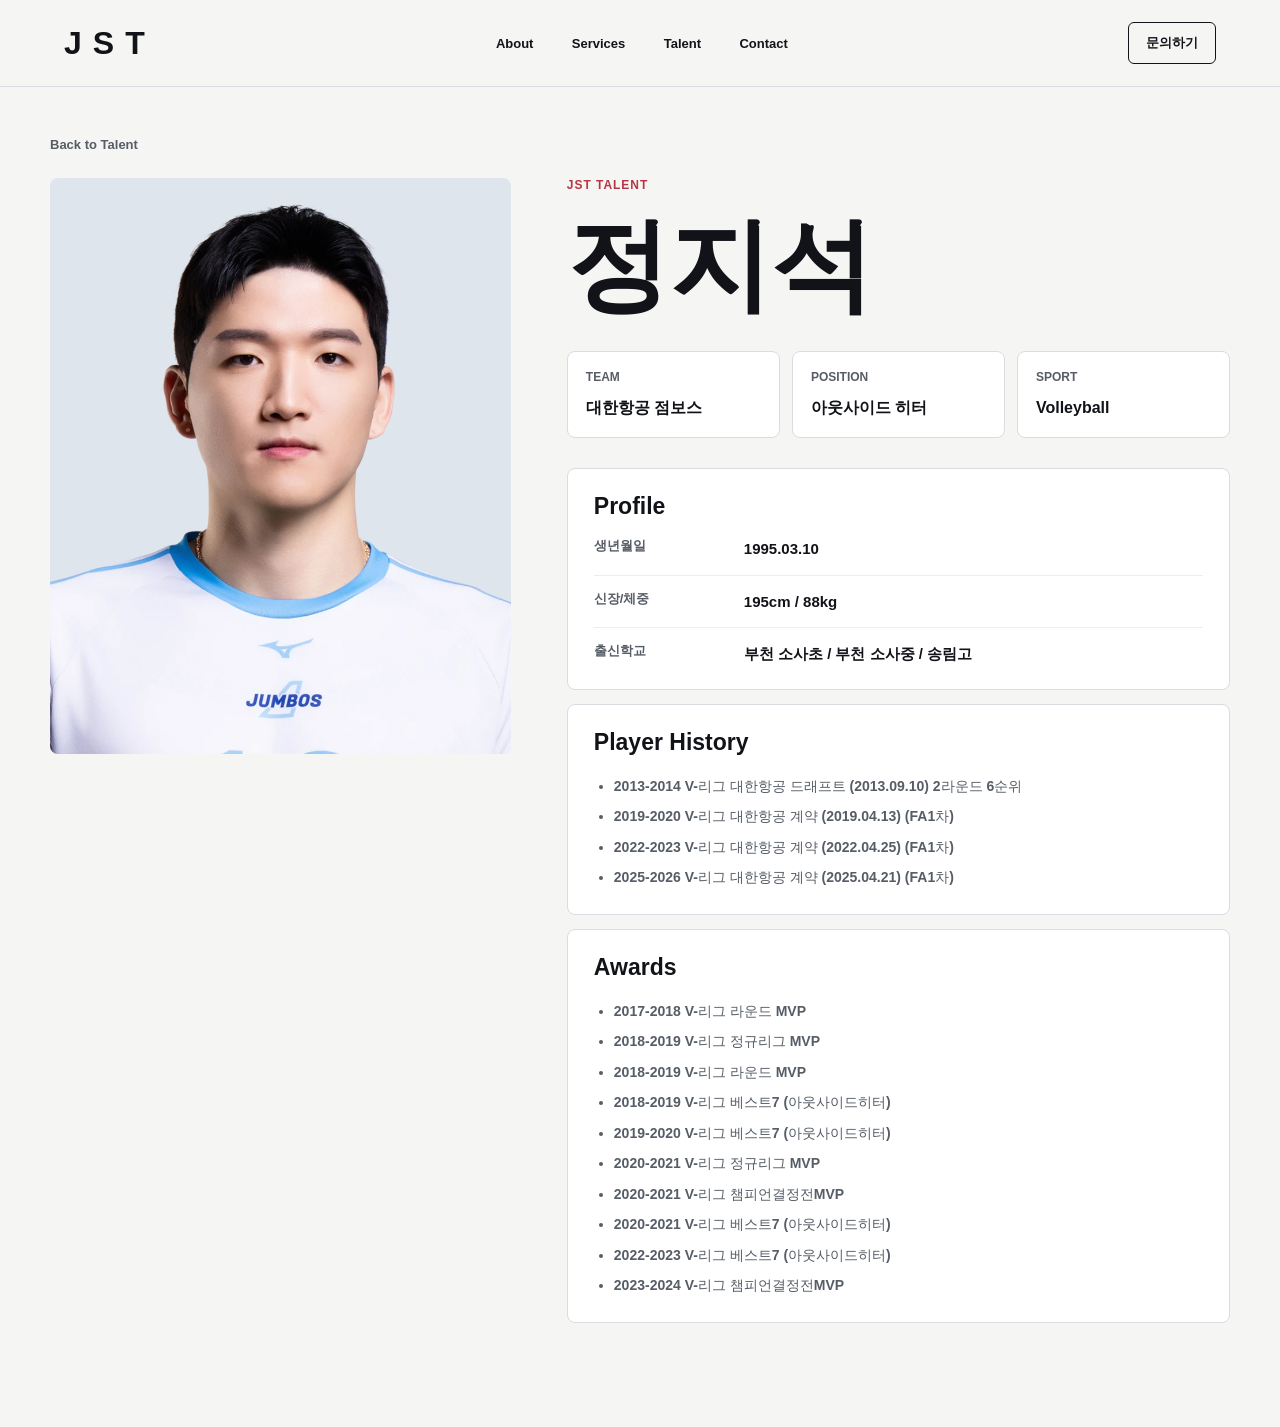
<file: player.html>
<!doctype html>
<html lang="ko">
  <head>
    <meta charset="utf-8">
    <meta name="viewport" content="width=device-width, initial-scale=1">
    <title>JST | Player Profile</title>
    <link rel="stylesheet" href="styles.css">
  </head>
  <body class="player-page">
    <header class="site-header compact-header">
      <a class="wordmark" href="index.html" aria-label="JST home">JST</a>
      <nav class="site-nav" aria-label="Primary navigation">
        <a href="index.html#about">About</a>
        <a href="index.html#services">Services</a>
        <a href="index.html#talent">Talent</a>
        <a href="index.html#contact">Contact</a>
      </nav>
      <a class="header-cta" href="index.html#contact">문의하기</a>
    </header>

    <main class="player-shell">
      <a class="back-link" href="index.html#talent">Back to Talent</a>
      <section class="player-detail">
        <div class="player-photo-wrap">
          <img id="player-photo" src="players/jung-jiseok.jpg" alt="">
        </div>
        <div class="player-profile">
          <p class="section-label">JST Talent</p>
          <h1 id="player-name">Player</h1>
          <dl class="player-meta">
            <div><dt>Team</dt><dd id="player-team"></dd></div>
            <div><dt>Position</dt><dd id="player-position"></dd></div>
            <div><dt>Sport</dt><dd>Volleyball</dd></div>
          </dl>
          <div class="profile-panel">
            <h2>Profile</h2>
            <dl class="profile-details" id="player-profile-details"></dl>
          </div>
          <div class="profile-panel">
            <h2>Player History</h2>
            <div id="player-history"></div>
          </div>
          <div class="profile-panel">
            <h2>Awards</h2>
            <div id="player-awards"></div>
          </div>
        </div>
      </section>
    </main>

    <script src="players.js"></script>
  </body>
</html>
</file>
<file: netlify-dist-flat/styles.css>
:root {
  --ink: #111318;
  --sub: #565d66;
  --paper: #f5f6f4;
  --white: #ffffff;
  --line: #d9dde2;
  --dark: #0d1117;
  --navy: #101b2a;
  --red: #8f1f2d;
  --blue: #14355d;
}

* {
  box-sizing: border-box;
}

html {
  scroll-behavior: smooth;
}

body {
  margin: 0;
  color: var(--ink);
  background: var(--paper);
  font-family: "Noto Sans KR", "Pretendard", "Apple SD Gothic Neo", "Malgun Gothic", Arial, sans-serif;
  letter-spacing: 0;
}

a {
  color: inherit;
  text-decoration: none;
}

.site-header {
  position: fixed;
  inset: 0 0 auto;
  z-index: 10;
  display: grid;
  grid-template-columns: auto 1fr auto;
  align-items: center;
  gap: 36px;
  padding: 22px clamp(22px, 5vw, 72px);
  color: var(--white);
  background: linear-gradient(180deg, rgba(13, 17, 23, .72), rgba(13, 17, 23, 0));
}

.wordmark {
  font-size: 32px;
  font-weight: 900;
  letter-spacing: 11px;
  line-height: 1;
}

.site-nav {
  display: flex;
  justify-content: center;
  gap: clamp(18px, 3vw, 48px);
  font-size: 13px;
  font-weight: 750;
}

.header-cta {
  padding: 11px 17px;
  border: 1px solid rgba(255, 255, 255, .64);
  border-radius: 6px;
  font-size: 13px;
  font-weight: 800;
}

.hero {
  position: relative;
  min-height: 96vh;
  overflow: hidden;
  color: var(--white);
  background: var(--dark);
}

.hero-media,
.hero-overlay {
  position: absolute;
  inset: 0;
  width: 100%;
  height: 100%;
}

.hero-media {
  object-fit: cover;
}

.hero-overlay {
  background:
    linear-gradient(90deg, rgba(8, 11, 16, .94), rgba(8, 11, 16, .72) 43%, rgba(8, 11, 16, .2)),
    radial-gradient(circle at 78% 38%, rgba(20, 53, 93, .22), rgba(20, 53, 93, 0) 32%),
    linear-gradient(0deg, rgba(8, 11, 16, .84), rgba(8, 11, 16, 0) 58%);
}

.hero-grid {
  position: relative;
  z-index: 1;
  display: grid;
  grid-template-columns: 1fr minmax(260px, 360px);
  gap: 56px;
  align-items: end;
  width: min(1240px, calc(100% - 44px));
  min-height: 96vh;
  margin: 0 auto;
  padding: 132px 0 64px;
}

.hero-copy {
  max-width: 840px;
}

.eyebrow,
.section-label {
  margin: 0 0 18px;
  color: #b73643;
  font-size: 12px;
  font-weight: 850;
  letter-spacing: .08em;
  text-transform: uppercase;
}

h1,
h2,
h3,
p {
  margin-top: 0;
}

h1 {
  margin-bottom: 28px;
  font-size: clamp(44px, 6.4vw, 92px);
  line-height: 1.08;
  font-weight: 850;
  letter-spacing: 0;
  text-wrap: balance;
}

.hero-copy p {
  max-width: 650px;
  color: rgba(255, 255, 255, .82);
  font-size: clamp(17px, 1.8vw, 20px);
  line-height: 1.78;
  word-break: keep-all;
}

.hero-actions {
  display: flex;
  flex-wrap: wrap;
  gap: 12px;
  margin-top: 34px;
}

.button {
  display: inline-flex;
  align-items: center;
  justify-content: center;
  min-height: 50px;
  padding: 0 24px;
  border-radius: 6px;
  border: 1px solid currentColor;
  font-size: 14px;
  font-weight: 820;
}

.button.primary {
  color: var(--white);
  background: var(--red);
  border-color: var(--red);
}

.button.secondary {
  color: var(--white);
  background: rgba(255, 255, 255, .08);
  border-color: rgba(255, 255, 255, .5);
}

.button.dark {
  width: 100%;
  background: var(--dark);
  border-color: var(--dark);
}

.hero-index {
  display: grid;
  border-top: 1px solid rgba(255, 255, 255, .3);
}

.hero-index div {
  display: flex;
  justify-content: space-between;
  gap: 22px;
  padding: 22px 0;
  border-bottom: 1px solid rgba(255, 255, 255, .22);
}

.hero-index span {
  color: rgba(255, 255, 255, .48);
  font-weight: 900;
}

.hero-index strong {
  text-align: right;
}

.statement {
  display: grid;
  grid-template-columns: 1fr .8fr;
  gap: 44px;
  align-items: center;
  padding: 34px clamp(22px, 5vw, 72px);
  color: var(--white);
  background: var(--blue);
}

.statement p {
  margin: 0;
  font-size: clamp(22px, 3vw, 40px);
  line-height: 1.15;
  font-weight: 900;
  word-break: keep-all;
}

.statement span {
  color: rgba(255, 255, 255, .78);
  line-height: 1.7;
}

.section {
  width: min(1180px, calc(100% - 44px));
  margin: 0 auto;
  padding: 112px 0;
}

.split {
  display: grid;
  grid-template-columns: 1.05fr .95fr;
  gap: 72px;
}

h2 {
  margin-bottom: 24px;
  font-size: clamp(32px, 4.1vw, 56px);
  line-height: 1.16;
  font-weight: 830;
  letter-spacing: 0;
  word-break: keep-all;
  text-wrap: balance;
}

.text-stack p,
.section-intro p,
.talent-header p,
.media-inner p,
.contact p {
  color: var(--sub);
  font-size: 17px;
  line-height: 1.85;
  word-break: keep-all;
}

.proof-points {
  display: grid;
  gap: 18px;
  margin: 38px 0 0;
}

.proof-points div {
  display: grid;
  grid-template-columns: 170px 1fr;
  gap: 20px;
  padding-top: 18px;
  border-top: 1px solid var(--line);
}

.proof-points dt {
  color: var(--blue);
  font-weight: 900;
}

.proof-points dd {
  margin: 0;
  color: var(--sub);
  line-height: 1.65;
}

.section-intro {
  max-width: 790px;
}

.platform {
  color: var(--white);
  background:
    linear-gradient(135deg, rgba(16, 27, 42, .98), rgba(13, 17, 23, 1)),
    var(--dark);
}

.platform-inner {
  padding: 112px 0;
}

.platform .section-intro p {
  color: rgba(255, 255, 255, .72);
}

.platform-grid {
  display: grid;
  grid-template-columns: repeat(4, 1fr);
  gap: 0;
  margin-top: 48px;
  border-top: 1px solid rgba(255, 255, 255, .16);
  border-left: 1px solid rgba(255, 255, 255, .16);
}

.platform-grid article {
  min-height: 320px;
  padding: 30px;
  border-right: 1px solid rgba(255, 255, 255, .16);
  border-bottom: 1px solid rgba(255, 255, 255, .16);
}

.platform-grid span {
  color: rgba(255, 255, 255, .48);
  font-size: 12px;
  font-weight: 900;
  text-transform: uppercase;
}

.platform-grid h3 {
  margin-top: 74px;
}

.platform-grid p {
  color: rgba(255, 255, 255, .72);
  line-height: 1.75;
  word-break: keep-all;
}

.service-grid {
  display: grid;
  grid-template-columns: repeat(4, 1fr);
  gap: 16px;
  margin-top: 46px;
}

.service-grid article,
.value-grid article,
.portfolio-grid article,
.contact-card {
  border: 1px solid var(--line);
  border-radius: 8px;
}

.service-grid article {
  min-height: 282px;
  padding: 30px;
  background: var(--white);
}

.service-grid span {
  color: var(--red);
  font-size: 12px;
  font-weight: 900;
}

h3 {
  margin: 38px 0 16px;
  font-size: 24px;
  line-height: 1.25;
  font-weight: 830;
}

.service-grid p,
.value-grid p,
.portfolio-grid p {
  color: var(--sub);
  line-height: 1.75;
  word-break: keep-all;
}

.values {
  color: var(--white);
  background: var(--dark);
}

.values-inner {
  padding: 108px 0;
}

.value-grid {
  display: grid;
  grid-template-columns: repeat(3, 1fr);
  gap: 16px;
  margin-top: 42px;
}

.value-grid article {
  min-height: 260px;
  padding: 32px;
  background: rgba(255, 255, 255, .05);
  border-color: rgba(255, 255, 255, .12);
}

.value-grid span {
  color: rgba(255, 255, 255, .46);
  font-size: 12px;
  font-weight: 900;
  text-transform: uppercase;
}

.value-grid h3 {
  margin-top: 46px;
  font-size: 34px;
}

.value-grid p {
  color: rgba(255, 255, 255, .72);
}

.talent-header {
  display: grid;
  grid-template-columns: 1fr .82fr;
  gap: 54px;
  align-items: end;
}

.portfolio-grid {
  display: grid;
  grid-template-columns: repeat(3, 1fr);
  gap: 16px;
  margin-top: 42px;
}

.portfolio-grid article {
  min-height: 220px;
  padding: 30px;
  background: var(--white);
}

.portfolio-grid strong {
  display: block;
  margin-bottom: 44px;
  color: var(--blue);
  font-size: 22px;
}

.roster-grid {
  display: grid;
  grid-template-columns: repeat(4, 1fr);
  gap: 12px;
  margin-top: 44px;
}

.player-card {
  overflow: hidden;
  min-height: 312px;
  padding: 0;
  border: 1px solid var(--line);
  border-radius: 8px;
  background: var(--white);
  transition: transform .2s ease, box-shadow .2s ease;
}

.player-card:hover {
  transform: translateY(-3px);
  box-shadow: 0 18px 40px rgba(13, 17, 23, .1);
}

.player-card img {
  display: block;
  width: 100%;
  aspect-ratio: 4 / 3;
  object-fit: cover;
  background: #dfe5ec;
}

.player-info {
  padding: 20px;
}

.player-card h3 {
  margin: 18px 0 10px;
  font-size: 27px;
  line-height: 1.1;
}

.player-card p {
  min-height: 44px;
  margin-bottom: 18px;
  color: var(--sub);
  line-height: 1.45;
  word-break: keep-all;
}

.player-card strong {
  display: inline-flex;
  align-items: center;
  min-height: 30px;
  padding: 0 10px;
  border-radius: 4px;
  color: var(--blue);
  background: #edf1f5;
  font-size: 13px;
}

.player-sport {
  color: var(--red);
  font-size: 11px;
  font-weight: 850;
  letter-spacing: .08em;
  text-transform: uppercase;
}

.player-page {
  background: var(--paper);
}

.compact-header {
  position: sticky;
  color: var(--ink);
  background: rgba(245, 246, 244, .94);
  border-bottom: 1px solid var(--line);
}

.compact-header .header-cta {
  border-color: var(--ink);
}

.player-shell {
  width: min(1180px, calc(100% - 44px));
  margin: 0 auto;
  padding: 48px 0 104px;
}

.back-link {
  display: inline-flex;
  margin-bottom: 26px;
  color: var(--sub);
  font-size: 13px;
  font-weight: 800;
}

.player-detail {
  display: grid;
  grid-template-columns: .82fr 1.18fr;
  gap: 56px;
  align-items: start;
}

.player-photo-wrap {
  overflow: hidden;
  border-radius: 8px;
  background: #dfe5ec;
}

.player-photo-wrap img {
  display: block;
  width: 100%;
  aspect-ratio: 4 / 5;
  object-fit: cover;
}

.player-profile h1 {
  margin: 0 0 30px;
  color: var(--ink);
  font-size: clamp(52px, 8vw, 108px);
}

.player-meta {
  display: grid;
  grid-template-columns: repeat(3, 1fr);
  gap: 12px;
  margin: 0 0 30px;
}

.player-meta div,
.profile-panel {
  border: 1px solid var(--line);
  border-radius: 8px;
  background: var(--white);
}

.player-meta div {
  padding: 18px;
}

.player-meta dt {
  margin-bottom: 12px;
  color: var(--sub);
  font-size: 12px;
  font-weight: 850;
  text-transform: uppercase;
}

.player-meta dd {
  margin: 0;
  font-weight: 850;
  line-height: 1.45;
}

.profile-panel {
  margin-top: 14px;
  padding: 26px;
}

.profile-panel h2 {
  margin-bottom: 16px;
  font-size: 24px;
}

.profile-panel p,
.profile-panel li {
  color: var(--sub);
  line-height: 1.75;
}

.profile-panel ul {
  margin: 0;
  padding-left: 20px;
}

.media {
  background: #e9edf0;
}

.sports-map {
  color: var(--white);
  background: var(--navy);
}

.sports-inner {
  padding: 94px 0;
}

.sports-list {
  display: flex;
  flex-wrap: wrap;
  gap: 12px;
  margin-top: 38px;
}

.sports-list span {
  display: inline-flex;
  align-items: center;
  min-height: 48px;
  padding: 0 20px;
  border: 1px solid rgba(255, 255, 255, .18);
  border-radius: 4px;
  color: rgba(255, 255, 255, .84);
  font-weight: 800;
}

.media-inner {
  display: grid;
  grid-template-columns: 1fr .72fr;
  gap: 68px;
  align-items: end;
  padding: 92px 0;
}

.contact {
  display: grid;
  grid-template-columns: 1fr 360px;
  gap: 70px;
  align-items: end;
}

.contact-card {
  padding: 28px;
  background: var(--white);
}

.contact-card ul {
  display: grid;
  gap: 12px;
  margin: 26px 0 0;
  padding: 0;
  color: var(--sub);
  list-style: none;
  font-weight: 800;
}

.contact-card li {
  padding-top: 12px;
  border-top: 1px solid var(--line);
}

@media (max-width: 980px) {
  .site-header {
    grid-template-columns: auto auto;
    gap: 18px;
    padding: 20px 22px;
  }

  .site-nav {
    display: none;
  }

  .wordmark {
    font-size: 28px;
    letter-spacing: 8px;
  }

  .hero-grid,
  .split,
  .statement,
  .talent-header,
  .media-inner,
  .contact,
  .player-detail {
    grid-template-columns: 1fr;
  }

  .hero-grid {
    gap: 40px;
    min-height: 92vh;
    padding: 110px 0 42px;
  }

  .section {
    width: calc(100% - 36px);
    padding: 78px 0;
  }

  .service-grid,
  .value-grid,
  .portfolio-grid,
  .platform-grid,
  .roster-grid {
    grid-template-columns: 1fr;
  }

  .service-grid article,
  .value-grid article,
  .portfolio-grid article,
  .platform-grid article,
  .player-card {
    min-height: auto;
  }

  .proof-points div {
    grid-template-columns: 1fr;
    gap: 8px;
  }

  .contact-card {
    width: 100%;
  }

  .player-meta {
    grid-template-columns: 1fr;
  }
}

@media (max-width: 560px) {
  .header-cta {
    padding: 10px 13px;
    font-size: 12px;
  }

  h1 {
    font-size: 38px;
  }

  .hero-copy p,
  .text-stack p,
  .section-intro p,
  .talent-header p,
  .media-inner p,
  .contact p {
    font-size: 16px;
  }

  .hero-actions .button {
    width: 100%;
  }
}
</file>
<file: netlify-dist-v2/styles.css>
:root {
  --ink: #111318;
  --sub: #565d66;
  --paper: #f5f6f4;
  --white: #ffffff;
  --line: #d9dde2;
  --dark: #0d1117;
  --navy: #101b2a;
  --red: #8f1f2d;
  --blue: #14355d;
}

* {
  box-sizing: border-box;
}

html {
  scroll-behavior: smooth;
}

body {
  margin: 0;
  color: var(--ink);
  background: var(--paper);
  font-family: "Noto Sans KR", "Pretendard", "Apple SD Gothic Neo", "Malgun Gothic", Arial, sans-serif;
  letter-spacing: 0;
}

a {
  color: inherit;
  text-decoration: none;
}

.site-header {
  position: fixed;
  inset: 0 0 auto;
  z-index: 10;
  display: grid;
  grid-template-columns: auto 1fr auto;
  align-items: center;
  gap: 36px;
  padding: 22px clamp(22px, 5vw, 72px);
  color: var(--white);
  background: linear-gradient(180deg, rgba(13, 17, 23, .72), rgba(13, 17, 23, 0));
}

.wordmark {
  font-size: 32px;
  font-weight: 900;
  letter-spacing: 11px;
  line-height: 1;
}

.site-nav {
  display: flex;
  justify-content: center;
  gap: clamp(18px, 3vw, 48px);
  font-size: 13px;
  font-weight: 750;
}

.header-cta {
  padding: 11px 17px;
  border: 1px solid rgba(255, 255, 255, .64);
  border-radius: 6px;
  font-size: 13px;
  font-weight: 800;
}

.hero {
  position: relative;
  min-height: 96vh;
  overflow: hidden;
  color: var(--white);
  background: var(--dark);
}

.hero-media,
.hero-overlay {
  position: absolute;
  inset: 0;
  width: 100%;
  height: 100%;
}

.hero-media {
  object-fit: cover;
}

.hero-overlay {
  background:
    linear-gradient(90deg, rgba(8, 11, 16, .94), rgba(8, 11, 16, .72) 43%, rgba(8, 11, 16, .2)),
    radial-gradient(circle at 78% 38%, rgba(20, 53, 93, .22), rgba(20, 53, 93, 0) 32%),
    linear-gradient(0deg, rgba(8, 11, 16, .84), rgba(8, 11, 16, 0) 58%);
}

.hero-grid {
  position: relative;
  z-index: 1;
  display: grid;
  grid-template-columns: 1fr minmax(260px, 360px);
  gap: 56px;
  align-items: end;
  width: min(1240px, calc(100% - 44px));
  min-height: 96vh;
  margin: 0 auto;
  padding: 132px 0 64px;
}

.hero-copy {
  max-width: 840px;
}

.eyebrow,
.section-label {
  margin: 0 0 18px;
  color: #b73643;
  font-size: 12px;
  font-weight: 850;
  letter-spacing: .08em;
  text-transform: uppercase;
}

h1,
h2,
h3,
p {
  margin-top: 0;
}

h1 {
  margin-bottom: 28px;
  font-size: clamp(44px, 6.4vw, 92px);
  line-height: 1.08;
  font-weight: 850;
  letter-spacing: 0;
  text-wrap: balance;
}

.hero-copy p {
  max-width: 650px;
  color: rgba(255, 255, 255, .82);
  font-size: clamp(17px, 1.8vw, 20px);
  line-height: 1.78;
  word-break: keep-all;
}

.hero-actions {
  display: flex;
  flex-wrap: wrap;
  gap: 12px;
  margin-top: 34px;
}

.button {
  display: inline-flex;
  align-items: center;
  justify-content: center;
  min-height: 50px;
  padding: 0 24px;
  border-radius: 6px;
  border: 1px solid currentColor;
  font-size: 14px;
  font-weight: 820;
}

.button.primary {
  color: var(--white);
  background: var(--red);
  border-color: var(--red);
}

.button.secondary {
  color: var(--white);
  background: rgba(255, 255, 255, .08);
  border-color: rgba(255, 255, 255, .5);
}

.button.dark {
  width: 100%;
  background: var(--dark);
  border-color: var(--dark);
}

.hero-index {
  display: grid;
  border-top: 1px solid rgba(255, 255, 255, .3);
}

.hero-index div {
  display: flex;
  justify-content: space-between;
  gap: 22px;
  padding: 22px 0;
  border-bottom: 1px solid rgba(255, 255, 255, .22);
}

.hero-index span {
  color: rgba(255, 255, 255, .48);
  font-weight: 900;
}

.hero-index strong {
  text-align: right;
}

.statement {
  display: grid;
  grid-template-columns: 1fr .8fr;
  gap: 44px;
  align-items: center;
  padding: 34px clamp(22px, 5vw, 72px);
  color: var(--white);
  background: var(--blue);
}

.statement p {
  margin: 0;
  font-size: clamp(22px, 3vw, 40px);
  line-height: 1.15;
  font-weight: 900;
  word-break: keep-all;
}

.statement span {
  color: rgba(255, 255, 255, .78);
  line-height: 1.7;
}

.section {
  width: min(1180px, calc(100% - 44px));
  margin: 0 auto;
  padding: 112px 0;
}

.split {
  display: grid;
  grid-template-columns: 1.05fr .95fr;
  gap: 72px;
}

h2 {
  margin-bottom: 24px;
  font-size: clamp(32px, 4.1vw, 56px);
  line-height: 1.16;
  font-weight: 830;
  letter-spacing: 0;
  word-break: keep-all;
  text-wrap: balance;
}

.text-stack p,
.section-intro p,
.talent-header p,
.media-inner p,
.contact p {
  color: var(--sub);
  font-size: 17px;
  line-height: 1.85;
  word-break: keep-all;
}

.proof-points {
  display: grid;
  gap: 18px;
  margin: 38px 0 0;
}

.proof-points div {
  display: grid;
  grid-template-columns: 170px 1fr;
  gap: 20px;
  padding-top: 18px;
  border-top: 1px solid var(--line);
}

.proof-points dt {
  color: var(--blue);
  font-weight: 900;
}

.proof-points dd {
  margin: 0;
  color: var(--sub);
  line-height: 1.65;
}

.section-intro {
  max-width: 790px;
}

.platform {
  color: var(--white);
  background:
    linear-gradient(135deg, rgba(16, 27, 42, .98), rgba(13, 17, 23, 1)),
    var(--dark);
}

.platform-inner {
  padding: 112px 0;
}

.platform .section-intro p {
  color: rgba(255, 255, 255, .72);
}

.platform-grid {
  display: grid;
  grid-template-columns: repeat(4, 1fr);
  gap: 0;
  margin-top: 48px;
  border-top: 1px solid rgba(255, 255, 255, .16);
  border-left: 1px solid rgba(255, 255, 255, .16);
}

.platform-grid article {
  min-height: 320px;
  padding: 30px;
  border-right: 1px solid rgba(255, 255, 255, .16);
  border-bottom: 1px solid rgba(255, 255, 255, .16);
}

.platform-grid span {
  color: rgba(255, 255, 255, .48);
  font-size: 12px;
  font-weight: 900;
  text-transform: uppercase;
}

.platform-grid h3 {
  margin-top: 74px;
}

.platform-grid p {
  color: rgba(255, 255, 255, .72);
  line-height: 1.75;
  word-break: keep-all;
}

.service-grid {
  display: grid;
  grid-template-columns: repeat(4, 1fr);
  gap: 16px;
  margin-top: 46px;
}

.service-grid article,
.value-grid article,
.portfolio-grid article,
.contact-card {
  border: 1px solid var(--line);
  border-radius: 8px;
}

.service-grid article {
  min-height: 282px;
  padding: 30px;
  background: var(--white);
}

.service-grid span {
  color: var(--red);
  font-size: 12px;
  font-weight: 900;
}

h3 {
  margin: 38px 0 16px;
  font-size: 24px;
  line-height: 1.25;
  font-weight: 830;
}

.service-grid p,
.value-grid p,
.portfolio-grid p {
  color: var(--sub);
  line-height: 1.75;
  word-break: keep-all;
}

.values {
  color: var(--white);
  background: var(--dark);
}

.values-inner {
  padding: 108px 0;
}

.value-grid {
  display: grid;
  grid-template-columns: repeat(3, 1fr);
  gap: 16px;
  margin-top: 42px;
}

.value-grid article {
  min-height: 260px;
  padding: 32px;
  background: rgba(255, 255, 255, .05);
  border-color: rgba(255, 255, 255, .12);
}

.value-grid span {
  color: rgba(255, 255, 255, .46);
  font-size: 12px;
  font-weight: 900;
  text-transform: uppercase;
}

.value-grid h3 {
  margin-top: 46px;
  font-size: 34px;
}

.value-grid p {
  color: rgba(255, 255, 255, .72);
}

.talent-header {
  display: grid;
  grid-template-columns: 1fr .82fr;
  gap: 54px;
  align-items: end;
}

.portfolio-grid {
  display: grid;
  grid-template-columns: repeat(3, 1fr);
  gap: 16px;
  margin-top: 42px;
}

.portfolio-grid article {
  min-height: 220px;
  padding: 30px;
  background: var(--white);
}

.portfolio-grid strong {
  display: block;
  margin-bottom: 44px;
  color: var(--blue);
  font-size: 22px;
}

.roster-grid {
  display: grid;
  grid-template-columns: repeat(4, 1fr);
  gap: 12px;
  margin-top: 44px;
}

.player-card {
  overflow: hidden;
  min-height: 312px;
  padding: 0;
  border: 1px solid var(--line);
  border-radius: 8px;
  background: var(--white);
  transition: transform .2s ease, box-shadow .2s ease;
}

.player-card:hover {
  transform: translateY(-3px);
  box-shadow: 0 18px 40px rgba(13, 17, 23, .1);
}

.player-card img {
  display: block;
  width: 100%;
  aspect-ratio: 4 / 3;
  object-fit: cover;
  background: #dfe5ec;
}

.player-info {
  padding: 20px;
}

.player-card h3 {
  margin: 18px 0 10px;
  font-size: 27px;
  line-height: 1.1;
}

.player-card p {
  min-height: 44px;
  margin-bottom: 18px;
  color: var(--sub);
  line-height: 1.45;
  word-break: keep-all;
}

.player-card strong {
  display: inline-flex;
  align-items: center;
  min-height: 30px;
  padding: 0 10px;
  border-radius: 4px;
  color: var(--blue);
  background: #edf1f5;
  font-size: 13px;
}

.player-sport {
  color: var(--red);
  font-size: 11px;
  font-weight: 850;
  letter-spacing: .08em;
  text-transform: uppercase;
}

.player-page {
  background: var(--paper);
}

.compact-header {
  position: sticky;
  color: var(--ink);
  background: rgba(245, 246, 244, .94);
  border-bottom: 1px solid var(--line);
}

.compact-header .header-cta {
  border-color: var(--ink);
}

.player-shell {
  width: min(1180px, calc(100% - 44px));
  margin: 0 auto;
  padding: 48px 0 104px;
}

.back-link {
  display: inline-flex;
  margin-bottom: 26px;
  color: var(--sub);
  font-size: 13px;
  font-weight: 800;
}

.player-detail {
  display: grid;
  grid-template-columns: .82fr 1.18fr;
  gap: 56px;
  align-items: start;
}

.player-photo-wrap {
  overflow: hidden;
  border-radius: 8px;
  background: #dfe5ec;
}

.player-photo-wrap img {
  display: block;
  width: 100%;
  aspect-ratio: 4 / 5;
  object-fit: cover;
}

.player-profile h1 {
  margin: 0 0 30px;
  color: var(--ink);
  font-size: clamp(52px, 8vw, 108px);
}

.player-meta {
  display: grid;
  grid-template-columns: repeat(3, 1fr);
  gap: 12px;
  margin: 0 0 30px;
}

.player-meta div,
.profile-panel {
  border: 1px solid var(--line);
  border-radius: 8px;
  background: var(--white);
}

.player-meta div {
  padding: 18px;
}

.player-meta dt {
  margin-bottom: 12px;
  color: var(--sub);
  font-size: 12px;
  font-weight: 850;
  text-transform: uppercase;
}

.player-meta dd {
  margin: 0;
  font-weight: 850;
  line-height: 1.45;
}

.profile-panel {
  margin-top: 14px;
  padding: 26px;
}

.profile-panel h2 {
  margin-bottom: 16px;
  font-size: 24px;
}

.profile-panel p,
.profile-panel li {
  color: var(--sub);
  line-height: 1.75;
}

.profile-panel ul {
  margin: 0;
  padding-left: 20px;
}

.media {
  background: #e9edf0;
}

.sports-map {
  color: var(--white);
  background: var(--navy);
}

.sports-inner {
  padding: 94px 0;
}

.sports-list {
  display: flex;
  flex-wrap: wrap;
  gap: 12px;
  margin-top: 38px;
}

.sports-list span {
  display: inline-flex;
  align-items: center;
  min-height: 48px;
  padding: 0 20px;
  border: 1px solid rgba(255, 255, 255, .18);
  border-radius: 4px;
  color: rgba(255, 255, 255, .84);
  font-weight: 800;
}

.media-inner {
  display: grid;
  grid-template-columns: 1fr .72fr;
  gap: 68px;
  align-items: end;
  padding: 92px 0;
}

.contact {
  display: grid;
  grid-template-columns: 1fr 360px;
  gap: 70px;
  align-items: end;
}

.contact-card {
  padding: 28px;
  background: var(--white);
}

.contact-card ul {
  display: grid;
  gap: 12px;
  margin: 26px 0 0;
  padding: 0;
  color: var(--sub);
  list-style: none;
  font-weight: 800;
}

.contact-card li {
  padding-top: 12px;
  border-top: 1px solid var(--line);
}

@media (max-width: 980px) {
  .site-header {
    grid-template-columns: auto auto;
    gap: 18px;
    padding: 20px 22px;
  }

  .site-nav {
    display: none;
  }

  .wordmark {
    font-size: 28px;
    letter-spacing: 8px;
  }

  .hero-grid,
  .split,
  .statement,
  .talent-header,
  .media-inner,
  .contact,
  .player-detail {
    grid-template-columns: 1fr;
  }

  .hero-grid {
    gap: 40px;
    min-height: 92vh;
    padding: 110px 0 42px;
  }

  .section {
    width: calc(100% - 36px);
    padding: 78px 0;
  }

  .service-grid,
  .value-grid,
  .portfolio-grid,
  .platform-grid,
  .roster-grid {
    grid-template-columns: 1fr;
  }

  .service-grid article,
  .value-grid article,
  .portfolio-grid article,
  .platform-grid article,
  .player-card {
    min-height: auto;
  }

  .proof-points div {
    grid-template-columns: 1fr;
    gap: 8px;
  }

  .contact-card {
    width: 100%;
  }

  .player-meta {
    grid-template-columns: 1fr;
  }
}

@media (max-width: 560px) {
  .header-cta {
    padding: 10px 13px;
    font-size: 12px;
  }

  h1 {
    font-size: 38px;
  }

  .hero-copy p,
  .text-stack p,
  .section-intro p,
  .talent-header p,
  .media-inner p,
  .contact p {
    font-size: 16px;
  }

  .hero-actions .button {
    width: 100%;
  }
}
</file>
<file: styles.css>
:root {
  --ink: #111318;
  --sub: #565d66;
  --paper: #f5f6f4;
  --white: #ffffff;
  --line: #d9dde2;
  --dark: #0d1117;
  --navy: #101b2a;
  --red: #8f1f2d;
  --blue: #14355d;
}

* {
  box-sizing: border-box;
}

html {
  scroll-behavior: smooth;
}

body {
  margin: 0;
  color: var(--ink);
  background: var(--paper);
  font-family: "Noto Sans KR", "Pretendard", "Apple SD Gothic Neo", "Malgun Gothic", Arial, sans-serif;
  letter-spacing: 0;
}

a {
  color: inherit;
  text-decoration: none;
}

.site-header {
  position: fixed;
  inset: 0 0 auto;
  z-index: 10;
  display: grid;
  grid-template-columns: auto 1fr auto;
  align-items: center;
  gap: 36px;
  padding: 22px clamp(22px, 5vw, 72px);
  color: var(--white);
  background: linear-gradient(180deg, rgba(13, 17, 23, .72), rgba(13, 17, 23, 0));
}

.wordmark {
  font-size: 32px;
  font-weight: 900;
  letter-spacing: 11px;
  line-height: 1;
}

.site-nav {
  display: flex;
  justify-content: center;
  gap: clamp(18px, 3vw, 48px);
  font-size: 13px;
  font-weight: 750;
}

.header-cta {
  padding: 11px 17px;
  border: 1px solid rgba(255, 255, 255, .64);
  border-radius: 6px;
  font-size: 13px;
  font-weight: 800;
}

.hero {
  position: relative;
  min-height: 96vh;
  overflow: hidden;
  color: var(--white);
  background: var(--dark);
}

.hero-media,
.hero-overlay {
  position: absolute;
  inset: 0;
  width: 100%;
  height: 100%;
}

.hero-media {
  object-fit: cover;
}

.hero-overlay {
  background:
    linear-gradient(90deg, rgba(8, 11, 16, .94), rgba(8, 11, 16, .72) 43%, rgba(8, 11, 16, .2)),
    radial-gradient(circle at 78% 38%, rgba(20, 53, 93, .22), rgba(20, 53, 93, 0) 32%),
    linear-gradient(0deg, rgba(8, 11, 16, .84), rgba(8, 11, 16, 0) 58%);
}

.hero-grid {
  position: relative;
  z-index: 1;
  display: grid;
  grid-template-columns: 1fr minmax(260px, 360px);
  gap: 56px;
  align-items: end;
  width: min(1240px, calc(100% - 44px));
  min-height: 96vh;
  margin: 0 auto;
  padding: 132px 0 64px;
}

.hero-copy {
  max-width: 840px;
}

.eyebrow,
.section-label {
  margin: 0 0 18px;
  color: #b73643;
  font-size: 12px;
  font-weight: 850;
  letter-spacing: .08em;
  text-transform: uppercase;
}

h1,
h2,
h3,
p {
  margin-top: 0;
}

h1 {
  margin-bottom: 28px;
  font-size: clamp(44px, 6.4vw, 92px);
  line-height: 1.08;
  font-weight: 850;
  letter-spacing: 0;
  text-wrap: balance;
}

.hero-copy p {
  max-width: 650px;
  color: rgba(255, 255, 255, .82);
  font-size: clamp(17px, 1.8vw, 20px);
  line-height: 1.78;
  word-break: keep-all;
}

.hero-actions {
  display: flex;
  flex-wrap: wrap;
  gap: 12px;
  margin-top: 34px;
}

.button {
  display: inline-flex;
  align-items: center;
  justify-content: center;
  min-height: 50px;
  padding: 0 24px;
  border-radius: 6px;
  border: 1px solid currentColor;
  font-size: 14px;
  font-weight: 820;
}

.button.primary {
  color: var(--white);
  background: var(--red);
  border-color: var(--red);
}

.button.secondary {
  color: var(--white);
  background: rgba(255, 255, 255, .08);
  border-color: rgba(255, 255, 255, .5);
}

.button.dark {
  width: 100%;
  background: var(--dark);
  border-color: var(--dark);
}

.hero-index {
  display: grid;
  border-top: 1px solid rgba(255, 255, 255, .3);
}

.hero-index div {
  display: flex;
  justify-content: space-between;
  gap: 22px;
  padding: 22px 0;
  border-bottom: 1px solid rgba(255, 255, 255, .22);
}

.hero-index span {
  color: rgba(255, 255, 255, .48);
  font-weight: 900;
}

.hero-index strong {
  text-align: right;
}

.numbers-band {
  color: var(--ink);
  background: var(--paper);
}

.numbers-inner {
  display: grid;
  grid-template-columns: minmax(180px, 260px) 1fr;
  gap: clamp(26px, 4vw, 58px);
  align-items: start;
  width: min(1180px, calc(100% - 44px));
  margin: 0 auto;
  padding: 0 0 104px;
}

.numbers-heading {
  padding-top: 4px;
}

.numbers-grid {
  display: grid;
  grid-template-columns: repeat(4, minmax(0, 1fr));
  gap: clamp(18px, 3vw, 42px);
  padding-top: 2px;
}

.numbers-grid article {
  display: grid;
  gap: 14px;
  align-content: start;
  min-height: 0;
  padding: 0 0 18px;
  border-bottom: 1px solid rgba(17, 19, 24, .14);
}

.numbers-grid strong {
  display: block;
  color: var(--blue);
  font-size: clamp(34px, 3.4vw, 52px);
  font-weight: 850;
  line-height: 1;
  letter-spacing: 0;
}

.numbers-grid h2 {
  margin: 0;
  color: var(--ink);
  font-size: clamp(14px, 1.4vw, 17px);
  line-height: 1.35;
  font-weight: 850;
}

.statement {
  display: grid;
  grid-template-columns: 1fr .8fr;
  gap: 44px;
  align-items: center;
  padding: 34px clamp(22px, 5vw, 72px);
  color: var(--white);
  background: var(--blue);
}

.statement p {
  margin: 0;
  font-size: clamp(22px, 3vw, 40px);
  line-height: 1.15;
  font-weight: 900;
  word-break: keep-all;
}

.statement span {
  color: rgba(255, 255, 255, .78);
  line-height: 1.7;
}

.section {
  width: min(1180px, calc(100% - 44px));
  margin: 0 auto;
  padding: 112px 0;
}

.split {
  display: grid;
  grid-template-columns: 1.05fr .95fr;
  gap: 72px;
}

h2 {
  margin-bottom: 24px;
  font-size: clamp(32px, 4.1vw, 56px);
  line-height: 1.16;
  font-weight: 830;
  letter-spacing: 0;
  word-break: keep-all;
  text-wrap: balance;
}

.text-stack p,
.section-intro p,
.talent-header p,
.media-inner p,
.contact p {
  color: var(--sub);
  font-size: 17px;
  line-height: 1.85;
  word-break: keep-all;
}

.proof-points {
  display: grid;
  gap: 18px;
  margin: 38px 0 0;
}

.proof-points div {
  display: grid;
  grid-template-columns: 170px 1fr;
  gap: 20px;
  padding-top: 18px;
  border-top: 1px solid var(--line);
}

.proof-points dt {
  color: var(--blue);
  font-weight: 900;
}

.proof-points dd {
  margin: 0;
  color: var(--sub);
  line-height: 1.65;
}

.section-intro {
  max-width: 790px;
}

.platform {
  color: var(--white);
  background:
    linear-gradient(135deg, rgba(16, 27, 42, .98), rgba(13, 17, 23, 1)),
    var(--dark);
}

.platform-inner {
  padding: 112px 0;
}

.platform .section-intro p {
  color: rgba(255, 255, 255, .72);
}

.platform-grid {
  display: grid;
  grid-template-columns: repeat(4, 1fr);
  gap: 0;
  margin-top: 48px;
  border-top: 1px solid rgba(255, 255, 255, .16);
  border-left: 1px solid rgba(255, 255, 255, .16);
}

.platform-grid article {
  min-height: 320px;
  padding: 30px;
  border-right: 1px solid rgba(255, 255, 255, .16);
  border-bottom: 1px solid rgba(255, 255, 255, .16);
}

.platform-grid span {
  color: rgba(255, 255, 255, .48);
  font-size: 12px;
  font-weight: 900;
  text-transform: uppercase;
}

.platform-grid h3 {
  margin-top: 74px;
}

.platform-grid p {
  color: rgba(255, 255, 255, .72);
  line-height: 1.75;
  word-break: keep-all;
}

.service-grid {
  display: grid;
  grid-template-columns: repeat(4, 1fr);
  gap: 16px;
  margin-top: 46px;
}

.service-grid article,
.value-grid article,
.portfolio-grid article,
.contact-card {
  border: 1px solid var(--line);
  border-radius: 8px;
}

.service-grid article {
  min-height: 282px;
  padding: 30px;
  background: var(--white);
}

.service-grid span {
  color: var(--red);
  font-size: 12px;
  font-weight: 900;
}

h3 {
  margin: 38px 0 16px;
  font-size: 24px;
  line-height: 1.25;
  font-weight: 830;
}

.service-grid p,
.value-grid p,
.portfolio-grid p {
  color: var(--sub);
  line-height: 1.75;
  word-break: keep-all;
}

.values {
  color: var(--white);
  background: var(--dark);
}

.values-inner {
  padding: 108px 0;
}

.value-grid {
  display: grid;
  grid-template-columns: repeat(3, 1fr);
  gap: 16px;
  margin-top: 42px;
}

.value-grid article {
  min-height: 260px;
  padding: 32px;
  background: rgba(255, 255, 255, .05);
  border-color: rgba(255, 255, 255, .12);
}

.value-grid span {
  color: rgba(255, 255, 255, .46);
  font-size: 12px;
  font-weight: 900;
  text-transform: uppercase;
}

.value-grid h3 {
  margin-top: 46px;
  font-size: 34px;
}

.value-grid p {
  color: rgba(255, 255, 255, .72);
}

.talent-header {
  display: grid;
  grid-template-columns: 1fr .82fr;
  gap: 54px;
  align-items: end;
}

.portfolio-grid {
  display: grid;
  grid-template-columns: repeat(3, 1fr);
  gap: 16px;
  margin-top: 42px;
}

.portfolio-grid article {
  min-height: 220px;
  padding: 30px;
  background: var(--white);
}

.portfolio-grid strong {
  display: block;
  margin-bottom: 44px;
  color: var(--blue);
  font-size: 22px;
}

.roster-grid {
  display: grid;
  grid-template-columns: repeat(4, 1fr);
  gap: 12px;
  margin-top: 44px;
}

.player-card {
  overflow: hidden;
  min-height: 312px;
  padding: 0;
  border: 1px solid var(--line);
  border-radius: 8px;
  background: var(--white);
  transition: transform .2s ease, box-shadow .2s ease;
}

.player-card:hover {
  transform: translateY(-3px);
  box-shadow: 0 18px 40px rgba(13, 17, 23, .1);
}

.player-card img {
  display: block;
  width: 100%;
  aspect-ratio: 9 / 10;
  object-fit: cover;
  object-position: center 44%;
  background: #dfe5ec;
}

.player-info {
  padding: 20px;
}

.player-card h3 {
  margin: 18px 0 10px;
  font-size: 27px;
  line-height: 1.1;
}

.player-card p {
  min-height: 44px;
  margin-bottom: 18px;
  color: var(--sub);
  line-height: 1.45;
  word-break: keep-all;
}

.player-card strong {
  display: inline-flex;
  align-items: center;
  min-height: 30px;
  padding: 0 10px;
  border-radius: 4px;
  color: var(--blue);
  background: #edf1f5;
  font-size: 13px;
}

.player-sport {
  color: var(--red);
  font-size: 11px;
  font-weight: 850;
  letter-spacing: .08em;
  text-transform: uppercase;
}

.player-modal[aria-hidden="true"] {
  display: none;
}

.player-modal {
  position: fixed;
  inset: 0;
  z-index: 50;
  display: grid;
  place-items: center;
  padding: 24px;
}

.modal-backdrop {
  position: absolute;
  inset: 0;
  background: rgba(8, 11, 16, .76);
  backdrop-filter: blur(4px);
}

.modal-panel {
  position: relative;
  z-index: 1;
  overflow: auto;
  width: min(1180px, 100%);
  max-height: min(860px, calc(100vh - 48px));
  padding: 34px;
  border-radius: 10px;
  background: var(--paper);
  box-shadow: 0 28px 80px rgba(8, 11, 16, .32);
}

.modal-close {
  position: absolute;
  top: 22px;
  right: 22px;
  min-height: 38px;
  padding: 0 14px;
  border: 1px solid var(--line);
  border-radius: 6px;
  background: var(--white);
  color: var(--ink);
  font-weight: 850;
}

.modal-grid {
  display: grid;
  grid-template-columns: 360px 1fr;
  gap: 34px;
  align-items: start;
}

.modal-grid > img {
  width: 100%;
  max-height: calc(100vh - 118px);
  aspect-ratio: 82 / 104;
  object-fit: cover;
  object-position: center 34%;
  border-radius: 8px;
  background: #dfe5ec;
}

.modal-panel h2 {
  margin-right: 80px;
  font-size: clamp(42px, 5vw, 78px);
}

.modal-meta {
  display: grid;
  grid-template-columns: repeat(3, 1fr);
  gap: 10px;
  margin: 0 0 18px;
}

.modal-meta div,
.record-block {
  border: 1px solid var(--line);
  border-radius: 8px;
  background: var(--white);
}

.modal-meta div {
  padding: 16px;
}

.modal-meta dt {
  margin-bottom: 10px;
  color: var(--sub);
  font-size: 11px;
  font-weight: 850;
  text-transform: uppercase;
}

.modal-meta dd {
  margin: 0;
  font-weight: 850;
  line-height: 1.45;
}

.record-block {
  margin-top: 12px;
  padding: 22px 24px 20px;
}

.record-block h3 {
  margin: 0 0 16px;
  color: var(--ink);
  font-family: "Noto Sans KR", "Pretendard", "Apple SD Gothic Neo", "Malgun Gothic", Arial, sans-serif;
  font-size: 21px;
  font-weight: 850;
  letter-spacing: 0;
}

.record-block ul {
  margin: 0;
  padding-left: 20px;
}

.record-block li,
.record-block p {
  color: var(--sub);
  line-height: 1.75;
}

.detail-list {
  display: grid;
  gap: 6px;
  margin: 0;
  padding-left: 18px;
}

.detail-list li {
  color: #5d6672;
  font-family: "Noto Sans KR", "Pretendard", "Apple SD Gothic Neo", "Malgun Gothic", Arial, sans-serif;
  font-size: 14px;
  font-weight: 550;
  line-height: 1.65;
  word-break: keep-all;
  overflow-wrap: anywhere;
}

.career-list {
  display: grid;
  gap: 9px;
  padding-top: 2px;
}

.career-row {
  display: grid;
  grid-template-columns: 112px minmax(0, 1fr);
  gap: 14px;
  align-items: start;
  padding: 0 0 9px;
  border-bottom: 1px solid rgba(33, 38, 46, .08);
}

.career-row:last-child {
  padding-bottom: 0;
  border-bottom: 0;
}

.career-row > strong {
  display: inline-flex;
  align-items: center;
  justify-content: center;
  width: max-content;
  min-width: 92px;
  min-height: 24px;
  padding: 0 9px;
  border: 1px solid rgba(33, 38, 46, .1);
  border-radius: 4px;
  color: #384250;
  background: #f3f6f8;
  font-family: "Noto Sans KR", "Pretendard", "Apple SD Gothic Neo", "Malgun Gothic", Arial, sans-serif;
  font-size: 12px;
  font-weight: 750;
  line-height: 1.2;
  letter-spacing: 0;
  white-space: nowrap;
}

.career-row p {
  margin: 1px 0 0;
  color: var(--ink);
  font-family: "Noto Sans KR", "Pretendard", "Apple SD Gothic Neo", "Malgun Gothic", Arial, sans-serif;
  font-size: 14px;
  font-weight: 650;
  line-height: 1.55;
  letter-spacing: 0;
  word-break: keep-all;
  overflow-wrap: anywhere;
}

.career-row.empty p {
  color: var(--sub);
  font-weight: 650;
}
.modal-open {
  overflow: hidden;
}

.player-page {
  background: var(--paper);
}

.compact-header {
  position: sticky;
  color: var(--ink);
  background: rgba(245, 246, 244, .94);
  border-bottom: 1px solid var(--line);
}

.compact-header .header-cta {
  border-color: var(--ink);
}

.player-shell {
  width: min(1180px, calc(100% - 44px));
  margin: 0 auto;
  padding: 48px 0 104px;
}

.back-link {
  display: inline-flex;
  margin-bottom: 26px;
  color: var(--sub);
  font-size: 13px;
  font-weight: 800;
}

.player-detail {
  display: grid;
  grid-template-columns: .82fr 1.18fr;
  gap: 56px;
  align-items: start;
}

.player-photo-wrap {
  overflow: hidden;
  border-radius: 8px;
  background: #dfe5ec;
}

.player-photo-wrap img {
  display: block;
  width: 100%;
  aspect-ratio: 4 / 5;
  object-fit: cover;
}

.player-profile h1 {
  margin: 0 0 30px;
  color: var(--ink);
  font-size: clamp(52px, 8vw, 108px);
}

.player-meta {
  display: grid;
  grid-template-columns: repeat(3, 1fr);
  gap: 12px;
  margin: 0 0 30px;
}

.player-meta div,
.profile-panel {
  border: 1px solid var(--line);
  border-radius: 8px;
  background: var(--white);
}

.player-meta div {
  padding: 18px;
}

.player-meta dt {
  margin-bottom: 12px;
  color: var(--sub);
  font-size: 12px;
  font-weight: 850;
  text-transform: uppercase;
}

.player-meta dd {
  margin: 0;
  font-weight: 850;
  line-height: 1.45;
}

.profile-panel {
  margin-top: 14px;
  padding: 24px 26px;
}

.profile-panel h2 {
  margin-bottom: 18px;
  font-size: 23px;
}

.profile-details {
  display: grid;
  gap: 0;
  margin: 0;
}

.profile-details div {
  display: grid;
  grid-template-columns: 132px minmax(0, 1fr);
  gap: 18px;
  padding: 14px 0;
  border-bottom: 1px solid rgba(33, 38, 46, .08);
}

.profile-details div:first-child {
  padding-top: 0;
}

.profile-details div:last-child {
  padding-bottom: 0;
  border-bottom: 0;
}

.profile-details dt {
  color: var(--sub);
  font-size: 13px;
  font-weight: 850;
}

.profile-details dd {
  margin: 0;
  color: var(--ink);
  font-size: 15px;
  font-weight: 750;
  line-height: 1.55;
  word-break: keep-all;
}

.profile-panel p,
.profile-panel li {
  color: var(--sub);
  line-height: 1.75;
}

.profile-panel ul {
  margin: 0;
  padding-left: 20px;
}

.media {
  background: #e9edf0;
}

.sports-map {
  color: var(--white);
  background: var(--navy);
}

.sports-inner {
  padding: 94px 0;
}

.sports-list {
  display: flex;
  flex-wrap: wrap;
  gap: 12px;
  margin-top: 38px;
}

.sports-list span {
  display: inline-flex;
  align-items: center;
  min-height: 48px;
  padding: 0 20px;
  border: 1px solid rgba(255, 255, 255, .18);
  border-radius: 4px;
  color: rgba(255, 255, 255, .84);
  font-weight: 800;
}

.media-inner {
  display: grid;
  grid-template-columns: 1fr .72fr;
  gap: 68px;
  align-items: end;
  padding: 92px 0;
}

.contact {
  display: grid;
  grid-template-columns: 1fr 360px;
  gap: 70px;
  align-items: end;
}

.contact-card {
  padding: 28px;
  background: var(--white);
}

.contact-card ul {
  display: grid;
  gap: 12px;
  margin: 26px 0 0;
  padding: 0;
  color: var(--sub);
  list-style: none;
  font-weight: 800;
}

.contact-card li {
  padding-top: 12px;
  border-top: 1px solid var(--line);
}

@media (max-width: 980px) {
  .site-header {
    grid-template-columns: auto auto;
    gap: 18px;
    padding: 20px 22px;
  }

  .site-nav {
    display: none;
  }

  .wordmark {
    font-size: 28px;
    letter-spacing: 8px;
  }

  .hero-grid,
  .split,
  .numbers-inner,
  .statement,
  .talent-header,
  .media-inner,
  .contact,
  .player-detail {
    grid-template-columns: 1fr;
  }

  .hero-grid {
    gap: 40px;
    min-height: 92vh;
    padding: 110px 0 42px;
  }

  .section {
    width: calc(100% - 36px);
    padding: 78px 0;
  }

  .service-grid,
  .value-grid,
  .portfolio-grid,
  .platform-grid,
  .numbers-grid,
  .roster-grid {
    grid-template-columns: 1fr;
  }

  .numbers-inner {
    width: calc(100% - 36px);
    padding: 0 0 78px;
  }

  .numbers-heading {
    padding-top: 0;
  }

  .numbers-grid {
    grid-template-columns: repeat(2, minmax(0, 1fr));
  }

  .service-grid article,
  .value-grid article,
  .portfolio-grid article,
  .platform-grid article,
  .player-card {
    min-height: auto;
  }

  .proof-points div {
    grid-template-columns: 1fr;
    gap: 8px;
  }

  .contact-card {
    width: 100%;
  }

  .player-meta {
    grid-template-columns: 1fr;
  }

  .modal-grid,
  .modal-meta {
    grid-template-columns: 1fr;
  }
}

@media (max-width: 560px) {
  .header-cta {
    padding: 10px 13px;
    font-size: 12px;
  }

  h1 {
    font-size: 38px;
  }

  .hero-copy p,
  .text-stack p,
  .section-intro p,
  .talent-header p,
  .media-inner p,
  .contact p {
    font-size: 16px;
  }

  .hero-actions .button {
    width: 100%;
  }

  .numbers-grid {
    grid-template-columns: 1fr;
  }

  .numbers-grid article {
    padding-bottom: 16px;
  }

  .numbers-grid strong {
    font-size: 42px;
  }
}
</file>
